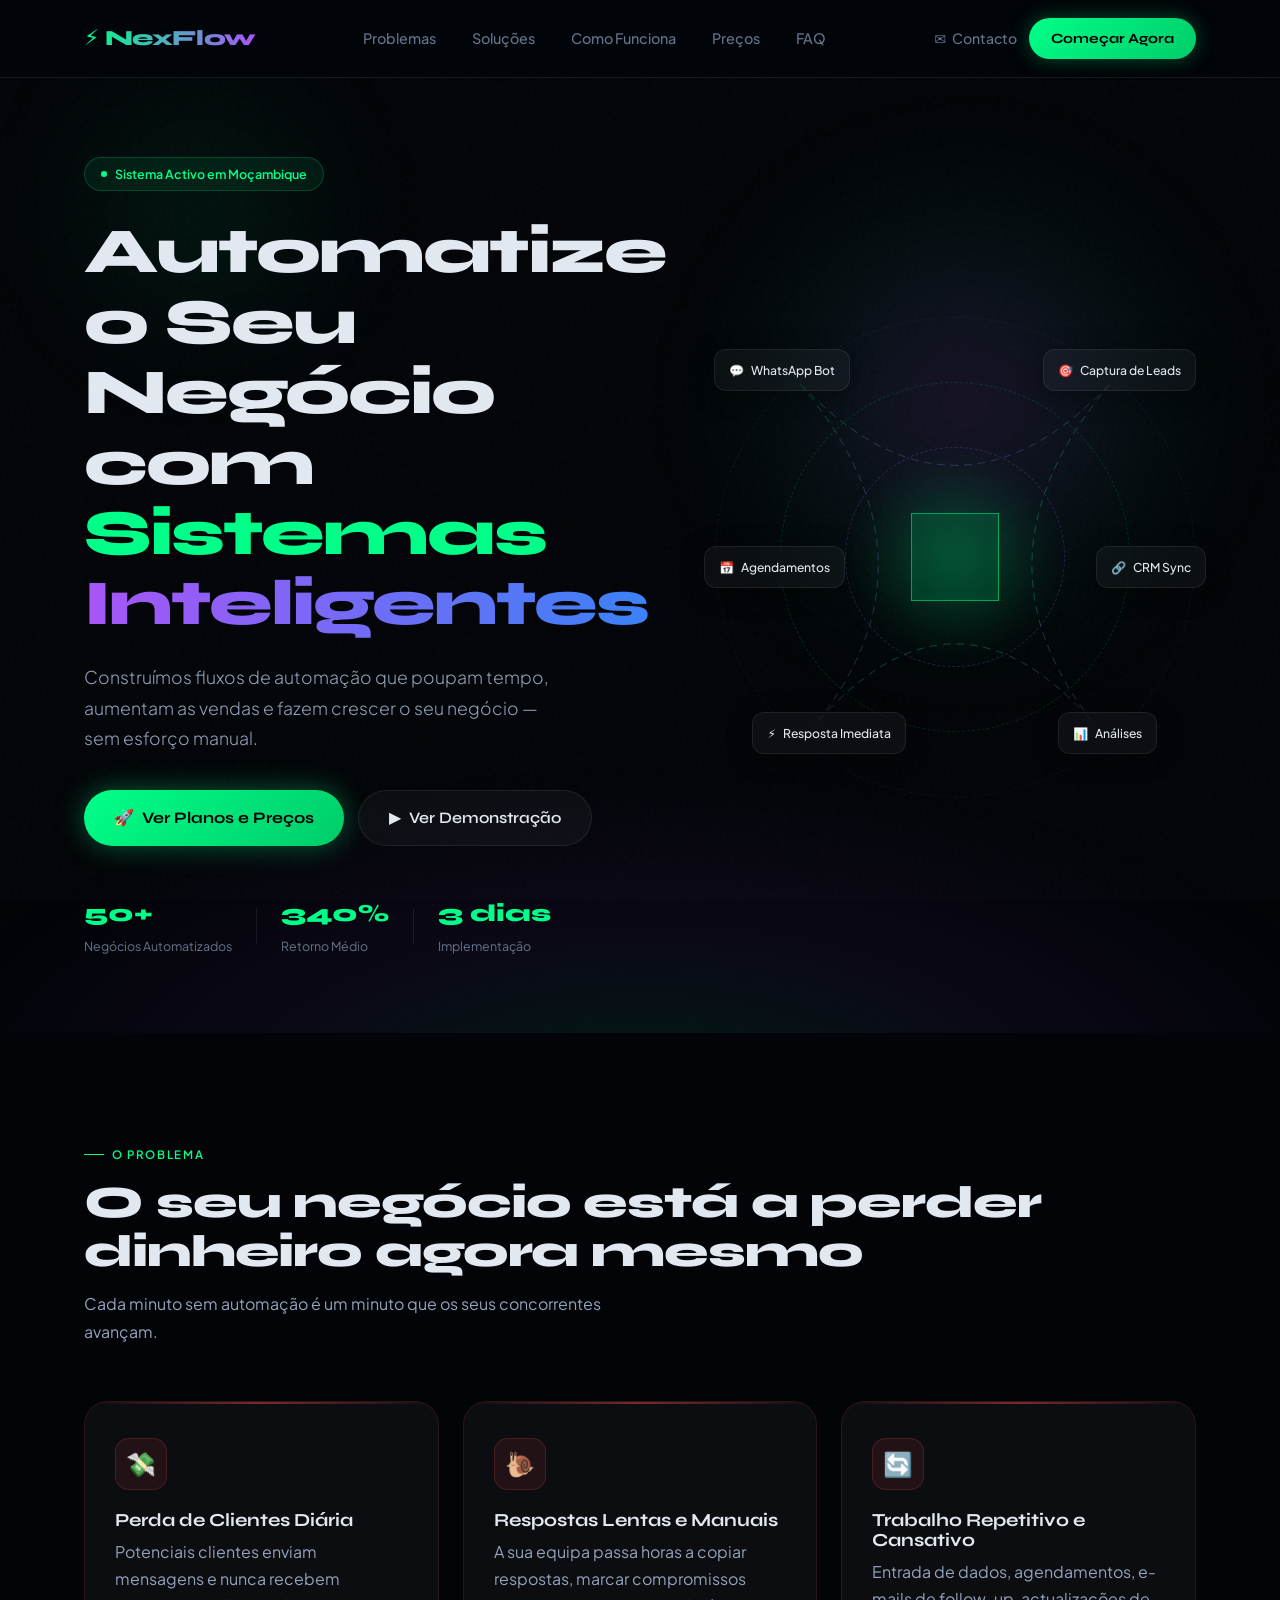
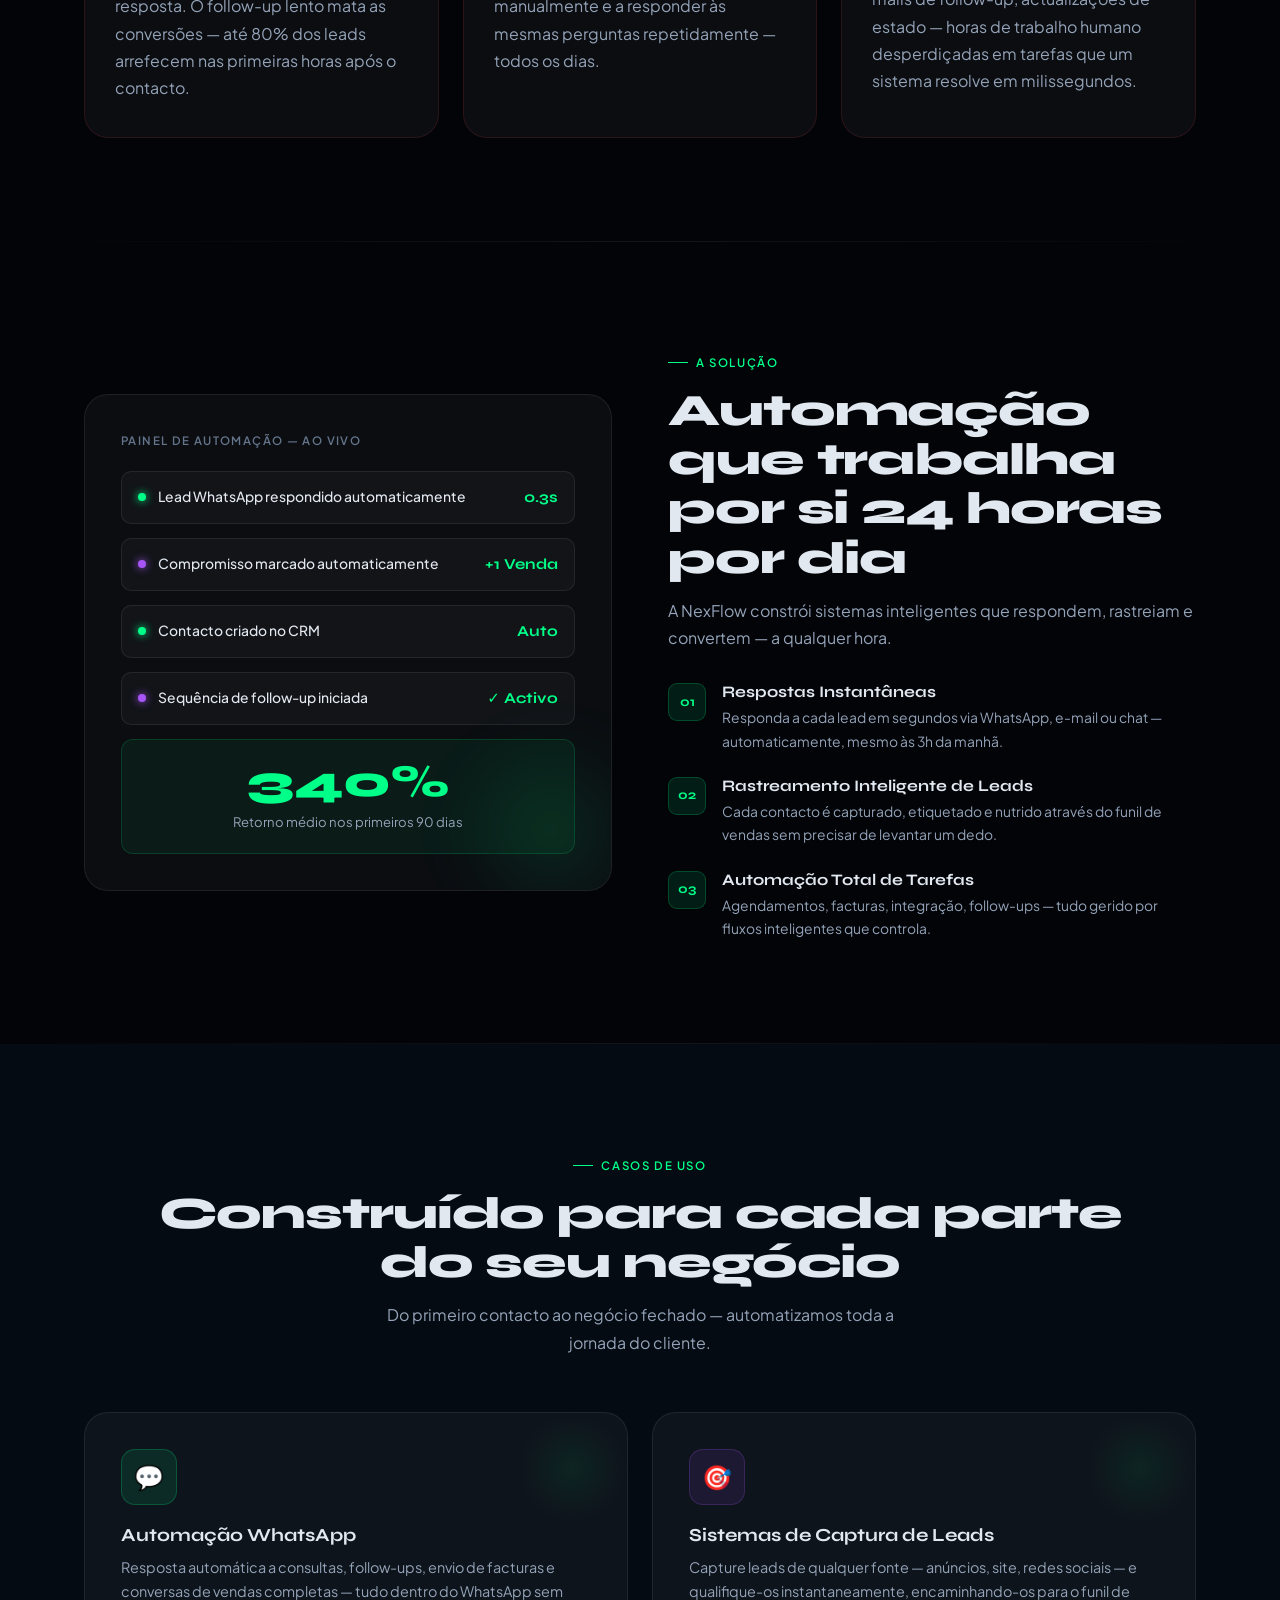
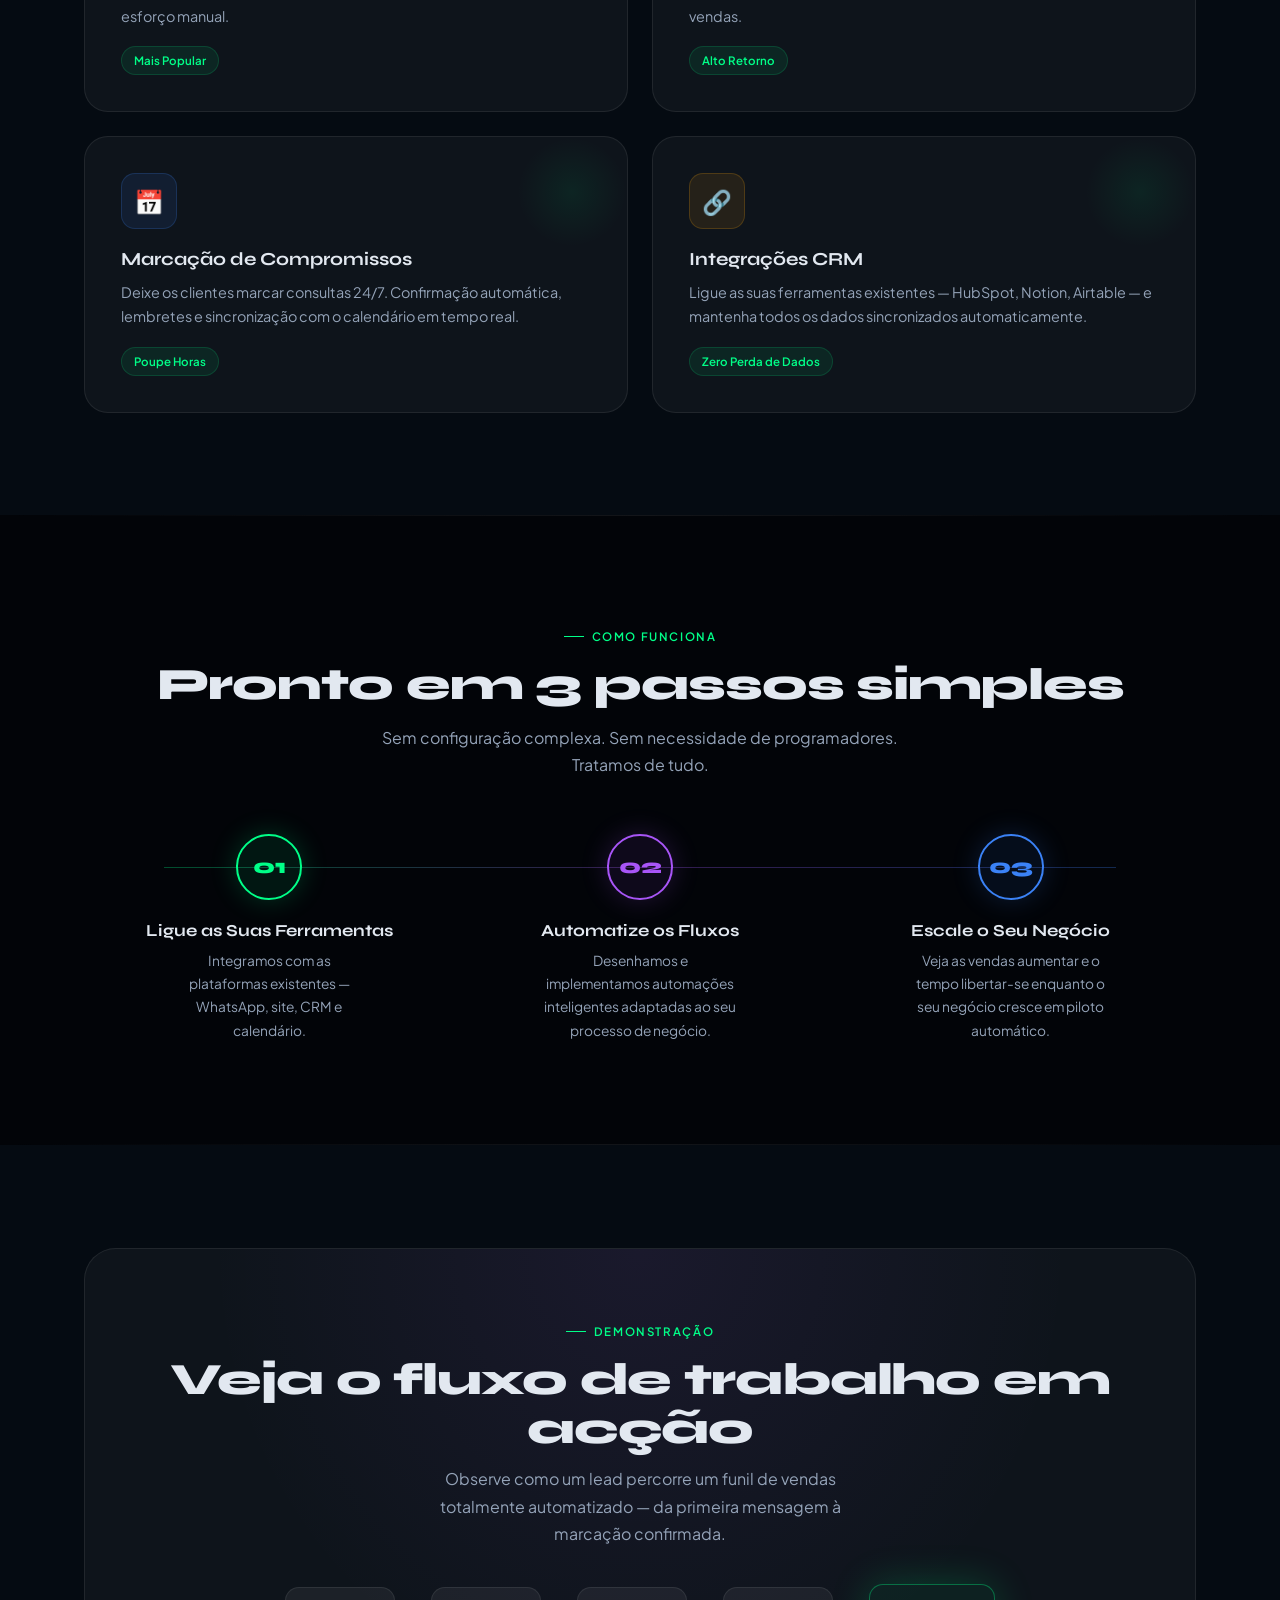
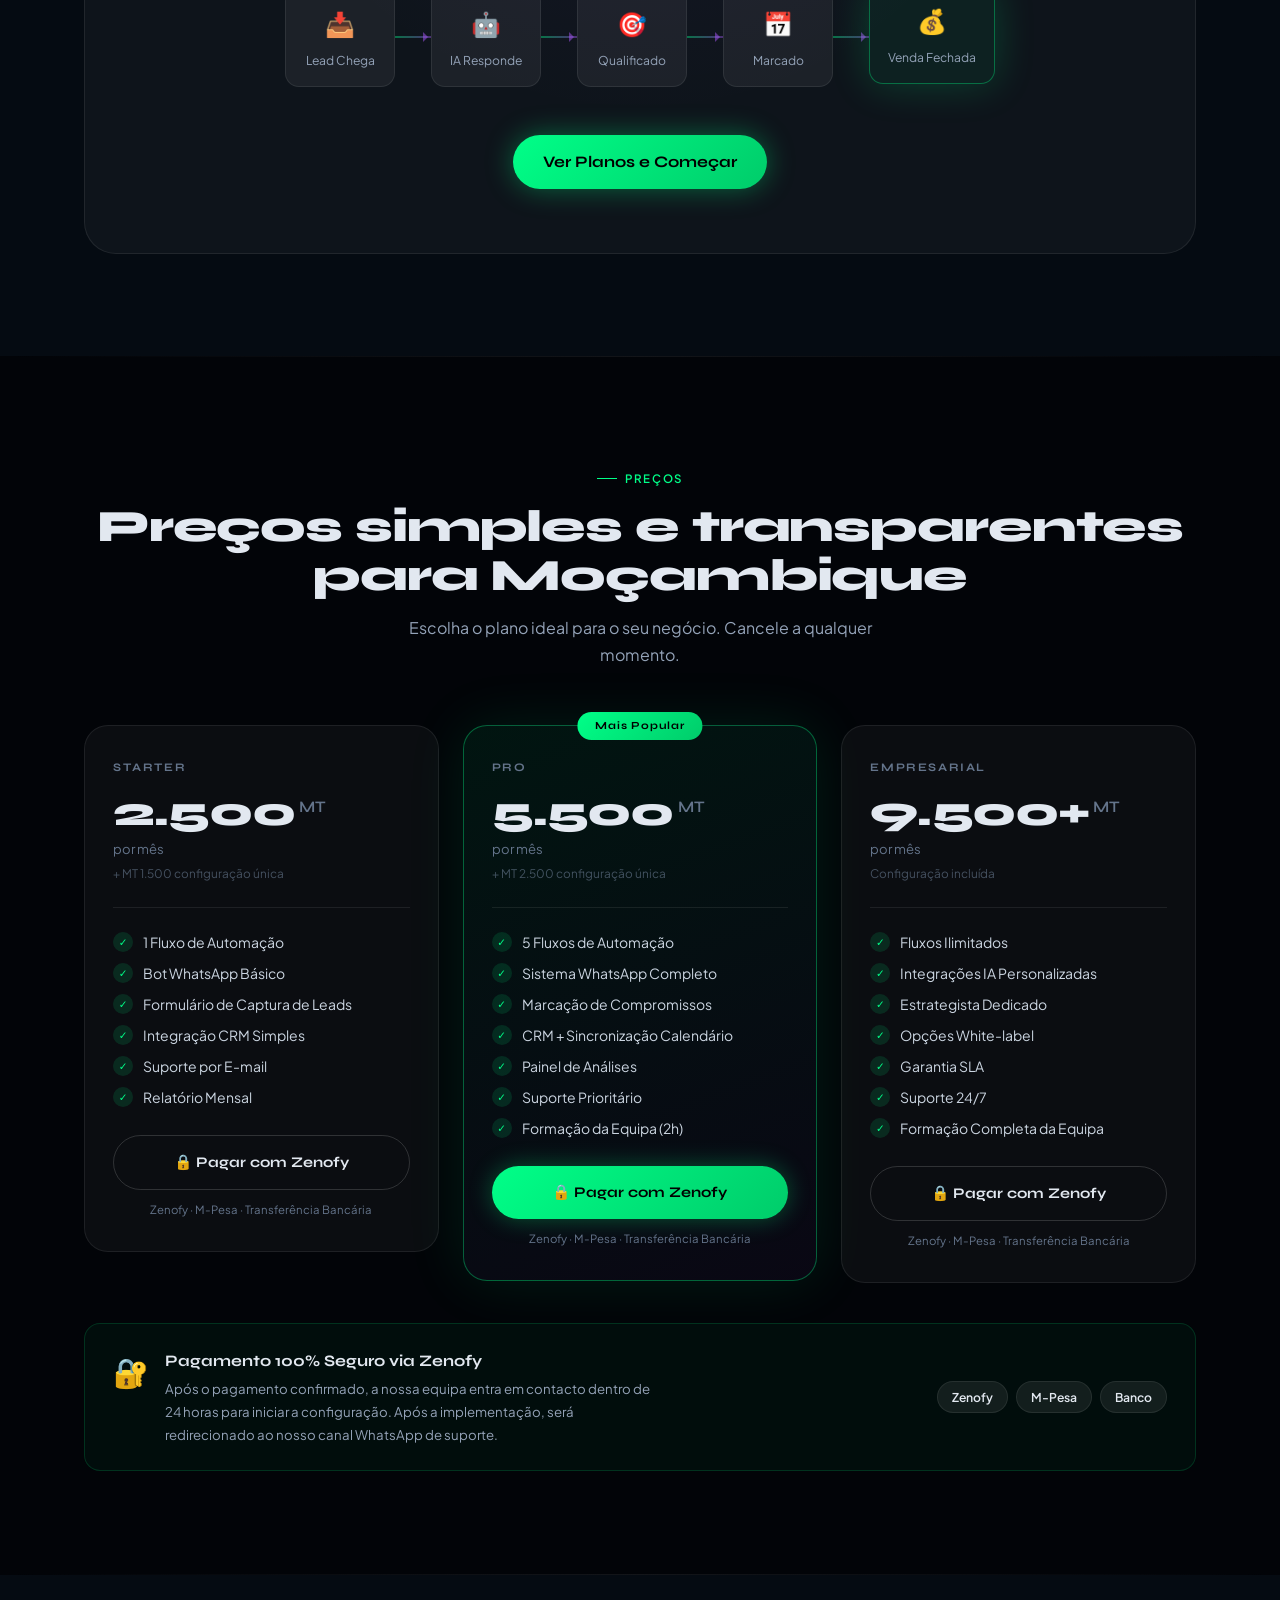
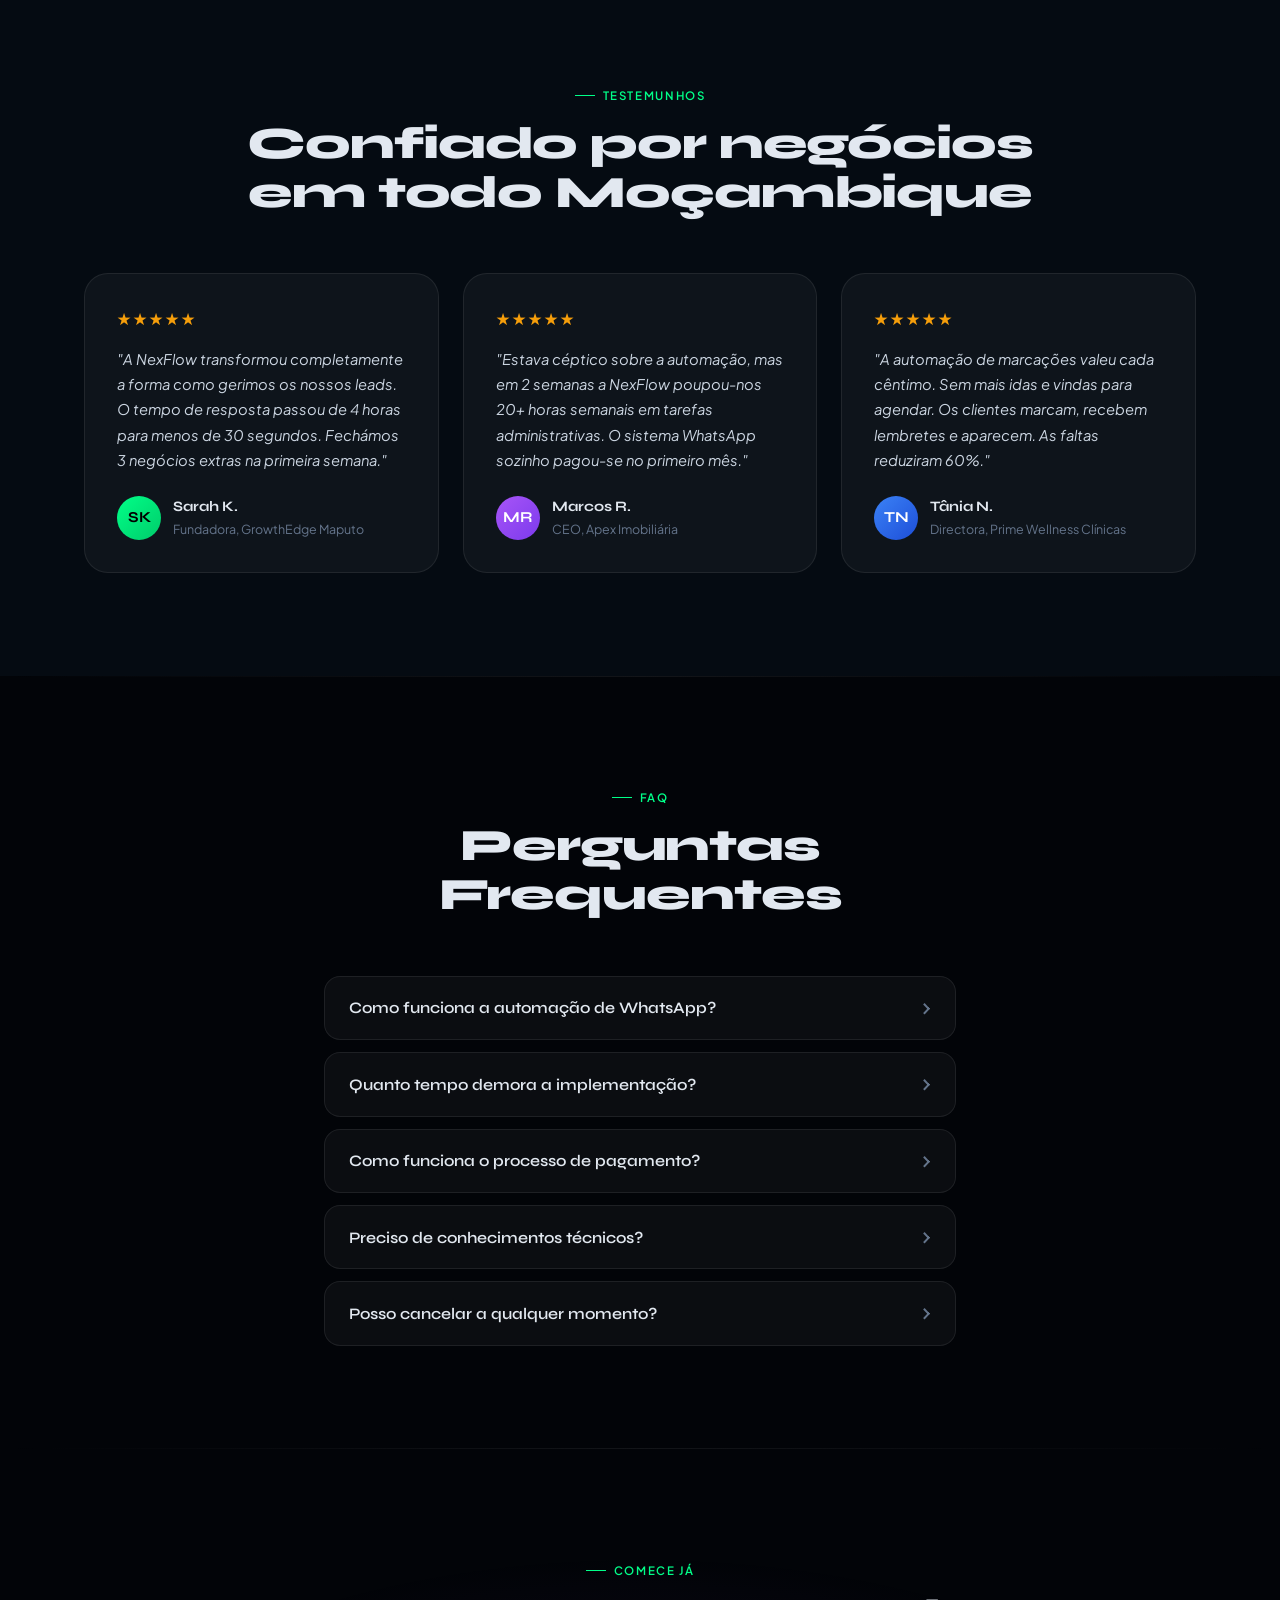
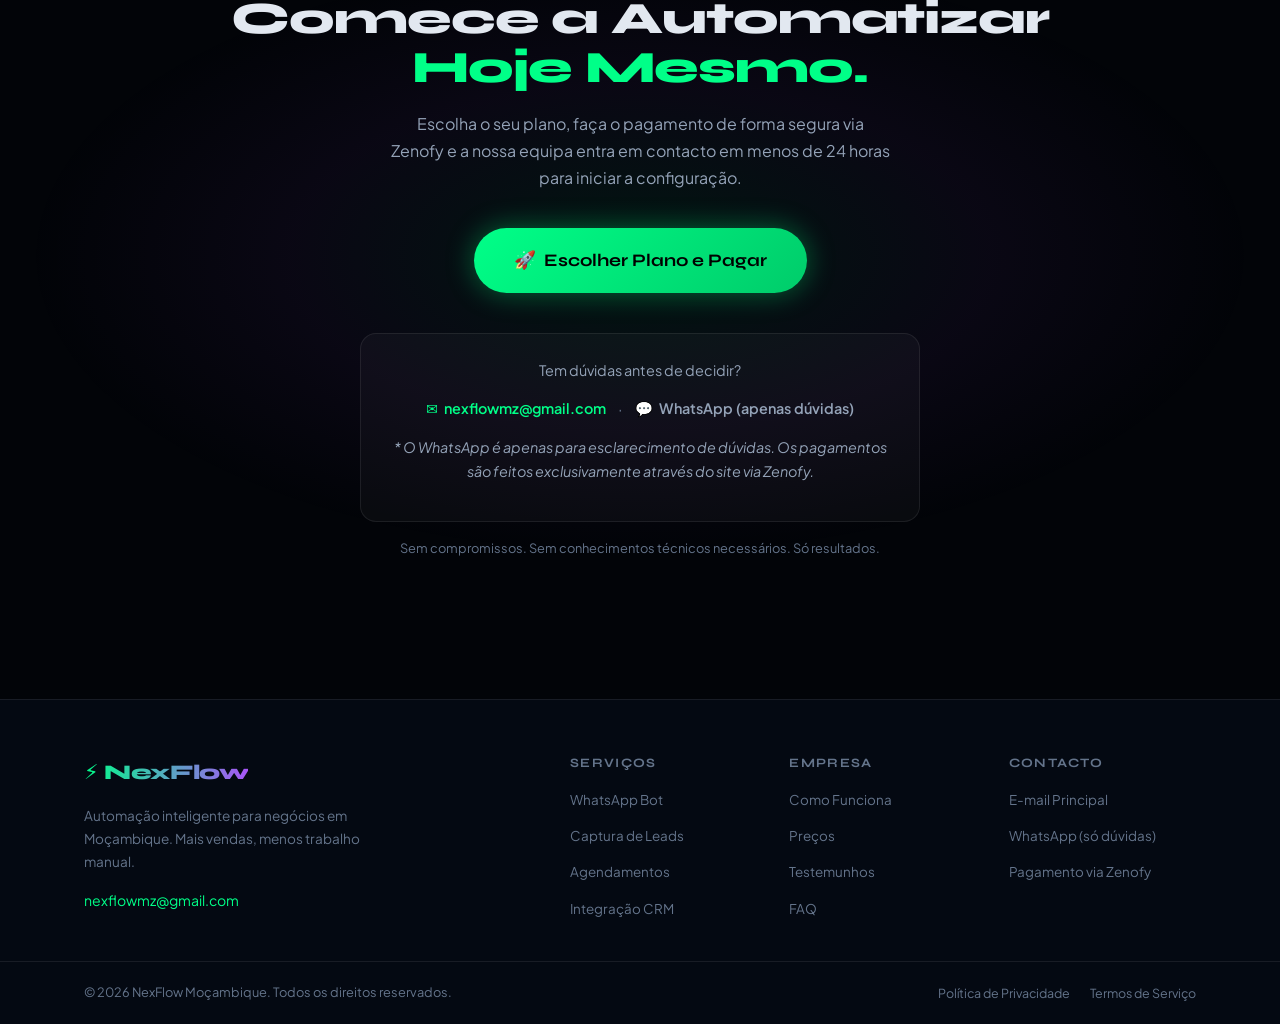
<file: index.html>
<!DOCTYPE html>
<html lang="pt-MZ">
<head>
  <!-- ═══════════════════════════════════════
       META ESSENCIAIS & SEO
  ═══════════════════════════════════════ -->
  <meta charset="UTF-8">
  <meta name="viewport" content="width=device-width, initial-scale=1.0">
  <meta http-equiv="X-UA-Compatible" content="IE=edge">

  <title>NexFlow Moçambique | Automação Inteligente para o Seu Negócio</title>
  <meta name="description" content="NexFlow oferece sistemas de automação inteligente para negócios em Moçambique. WhatsApp bots, captura de leads, agendamentos automáticos e integrações CRM. Comece hoje a partir de 2.500 MT/mês.">
  <meta name="keywords" content="automação de negócios Moçambique, WhatsApp bot Maputo, captura de leads automática, CRM Moçambique, automação marketing, sistema de agendamento, inteligência artificial negócios, NexFlow">
  <meta name="author" content="NexFlow Moçambique">
  <meta name="robots" content="index, follow">
  <meta name="language" content="Portuguese">
  <meta name="geo.region" content="MZ">
  <meta name="geo.placename" content="Maputo, Moçambique">

  <!-- Canonical URL -->
  <link rel="canonical" href="https://nexflow.co.mz/">

  <!-- ═══════════════════════════════════════
       OPEN GRAPH (Facebook, LinkedIn, etc.)
  ═══════════════════════════════════════ -->
  <meta property="og:type" content="website">
  <meta property="og:url" content="https://nexflow.co.mz/">
  <meta property="og:title" content="NexFlow Moçambique | Automação Inteligente para o Seu Negócio">
  <meta property="og:description" content="Automatize o seu negócio com sistemas inteligentes. Mais vendas, menos trabalho manual. A partir de 2.500 MT/mês.">
  <meta property="og:image" content="https://nexflow.co.mz/images/og-image.png">
  <meta property="og:locale" content="pt_MZ">
  <meta property="og:site_name" content="NexFlow Moçambique">

  <!-- ═══════════════════════════════════════
       TWITTER CARD
  ═══════════════════════════════════════ -->
  <meta name="twitter:card" content="summary_large_image">
  <meta name="twitter:title" content="NexFlow Moçambique | Automação Inteligente">
  <meta name="twitter:description" content="Automatize o seu negócio com sistemas inteligentes. A partir de 2.500 MT/mês.">
  <meta name="twitter:image" content="https://nexflow.co.mz/images/og-image.png">

  <!-- ═══════════════════════════════════════
       SCHEMA.ORG (Rich Snippets no Google)
  ═══════════════════════════════════════ -->
  <script type="application/ld+json">
  {
    "@context": "https://schema.org",
    "@type": "LocalBusiness",
    "name": "NexFlow Moçambique",
    "description": "Empresa de automação inteligente para negócios em Moçambique. Especialistas em WhatsApp bots, captura de leads, agendamentos e integrações CRM.",
    "url": "https://nexflow.co.mz",
    "logo": "https://nexflow.co.mz/images/logo.png",
    "image": "https://nexflow.co.mz/images/og-image.png",
    "email": "info@nexflow.co.mz",
    "address": {
      "@type": "PostalAddress",
      "addressLocality": "Maputo",
      "addressCountry": "MZ"
    },
    "areaServed": "MZ",
    "currenciesAccepted": "MZN",
    "priceRange": "2500-9500 MT",
    "openingHours": "Mo-Fr 08:00-17:00",
    "hasOfferCatalog": {
      "@type": "OfferCatalog",
      "name": "Planos de Automação",
      "itemListElement": [
        {
          "@type": "Offer",
          "name": "Plano Starter",
          "price": "2500",
          "priceCurrency": "MZN",
          "description": "1 fluxo de automação, bot WhatsApp, captura de leads"
        },
        {
          "@type": "Offer",
          "name": "Plano Pro",
          "price": "5500",
          "priceCurrency": "MZN",
          "description": "5 fluxos, sistema completo WhatsApp, agendamentos, CRM"
        },
        {
          "@type": "Offer",
          "name": "Plano Personalizado",
          "price": "9500",
          "priceCurrency": "MZN",
          "description": "Solução totalmente personalizada para grandes empresas"
        }
      ]
    }
  }
  </script>

  <script type="application/ld+json">
  {
    "@context": "https://schema.org",
    "@type": "FAQPage",
    "mainEntity": [
      {
        "@type": "Question",
        "name": "Como funciona a automação de WhatsApp?",
        "acceptedAnswer": {
          "@type": "Answer",
          "text": "Configuramos um bot inteligente que responde automaticamente às mensagens dos seus clientes no WhatsApp, qualifica leads, agenda compromissos e envia follow-ups — tudo sem intervenção manual."
        }
      },
      {
        "@type": "Question",
        "name": "Quanto tempo demora a implementação?",
        "acceptedAnswer": {
          "@type": "Answer",
          "text": "A implementação básica leva entre 3 a 7 dias úteis. Soluções personalizadas podem levar até 21 dias dependendo da complexidade."
        }
      },
      {
        "@type": "Question",
        "name": "Como faço o pagamento?",
        "acceptedAnswer": {
          "@type": "Answer",
          "text": "Aceitamos pagamentos via Zenofy, M-Pesa e transferência bancária. Após a confirmação do pagamento, iniciamos imediatamente a configuração do seu sistema."
        }
      }
    ]
  }
  </script>

  <!-- ═══════════════════════════════════════
       FONTES & ESTILOS
  ═══════════════════════════════════════ -->
  <link rel="preconnect" href="https://fonts.googleapis.com">
  <link rel="preconnect" href="https://fonts.gstatic.com" crossorigin>
  <link href="https://fonts.googleapis.com/css2?family=Syne:wght@400;600;700;800&family=Plus+Jakarta+Sans:ital,wght@0,300;0,400;0,500;0,600;1,300&display=swap" rel="stylesheet">
  <link rel="stylesheet" href="css/nexflow-style.css">

  <!-- Favicon (placeholder) -->
  <link rel="icon" type="image/svg+xml" href="data:image/svg+xml,<svg xmlns='http://www.w3.org/2000/svg' viewBox='0 0 32 32'><rect width='32' height='32' rx='8' fill='%23020408'/><text y='24' x='4' font-size='22'>⚡</text></svg>">
</head>

<body>

  <!-- ═══════════════════════════════════════
       NAVEGAÇÃO
  ═══════════════════════════════════════ -->
  <header role="banner">
    <nav class="navbar" aria-label="Navegação principal">
      <div class="nav-inner">
        <a href="/" class="logo" aria-label="NexFlow - Página inicial">
          <span class="logo-icon" aria-hidden="true">⚡</span>
          NexFlow
        </a>

        <ul class="nav-links" role="list">
          <li><a href="#problema">Problemas</a></li>
          <li><a href="#casos-uso">Soluções</a></li>
          <li><a href="#como-funciona">Como Funciona</a></li>
          <li><a href="#precos">Preços</a></li>
          <li><a href="#faq">FAQ</a></li>
        </ul>

        <div class="nav-actions">
          <a href="mailto:nexflowmz@gmail.com" class="btn-nav-contact" aria-label="Enviar email">
            <span aria-hidden="true">✉</span> Contacto
          </a>
          <a href="#precos" class="btn-nav-primary">Começar Agora</a>
        </div>

        <button class="hamburger" id="menuBtn" aria-label="Abrir menu" aria-expanded="false" aria-controls="mobileNav">
          <span></span><span></span><span></span>
        </button>
      </div>
    </nav>

    <!-- Menu Mobile -->
    <nav class="mobile-nav" id="mobileNav" aria-label="Menu móvel" aria-hidden="true">
      <button class="mobile-close" id="menuClose" aria-label="Fechar menu">✕</button>
      <ul role="list">
        <li><a href="#problema" class="mobile-link">Problemas</a></li>
        <li><a href="#casos-uso" class="mobile-link">Soluções</a></li>
        <li><a href="#como-funciona" class="mobile-link">Como Funciona</a></li>
        <li><a href="#precos" class="mobile-link">Preços</a></li>
        <li><a href="#faq" class="mobile-link">FAQ</a></li>
        <li><a href="mailto:nexflowmz@gmail.com" class="mobile-link">✉ nexflowmz@gmail.com</a></li>
        <li><a href="#precos" class="btn-nav-primary mobile-cta">Começar Agora</a></li>
      </ul>
    </nav>
  </header>

  <main>

    <!-- ═══════════════════════════════════════
         HERO
    ═══════════════════════════════════════ -->
    <section class="hero" id="inicio" aria-label="Secção principal">
      <div class="hero-bg" aria-hidden="true">
        <div class="orb orb-1"></div>
        <div class="orb orb-2"></div>
        <div class="horizon"></div>
      </div>

      <div class="container hero-inner">
        <!-- Texto -->
        <div class="hero-content">
          <div class="hero-badge" role="status" aria-live="polite">
            <span class="badge-dot" aria-hidden="true"></span>
            Sistema Activo em Moçambique
          </div>

          <h1 class="hero-title">
            Automatize o Seu Negócio com
            <span class="text-green"> Sistemas</span>
            <span class="text-gradient"> Inteligentes</span>
          </h1>

          <p class="hero-sub">
            Construímos fluxos de automação que poupam tempo, aumentam as vendas e fazem crescer o seu negócio — sem esforço manual.
          </p>

          <div class="hero-btns">
            <a href="#precos" class="btn-primary" aria-label="Ver planos e efectuar pagamento">
              <span aria-hidden="true">🚀</span> Ver Planos e Preços
            </a>
            <a href="#demo" class="btn-ghost" aria-label="Ver demonstração do sistema">
              <span aria-hidden="true">▶</span> Ver Demonstração
            </a>
          </div>

          <div class="hero-trust" aria-label="Indicadores de confiança">
            <div class="trust-item">
              <strong>50+</strong>
              <span>Negócios Automatizados</span>
            </div>
            <div class="trust-divider" aria-hidden="true"></div>
            <div class="trust-item">
              <strong>340%</strong>
              <span>Retorno Médio</span>
            </div>
            <div class="trust-divider" aria-hidden="true"></div>
            <div class="trust-item">
              <strong>3 dias</strong>
              <span>Implementação</span>
            </div>
          </div>
        </div>

        <!-- Visual Animado -->
        <div class="hero-visual" aria-hidden="true">
          <div class="orbit-ring ring-1"></div>
          <div class="orbit-ring ring-2"></div>
          <div class="orbit-ring ring-3"></div>

          <div class="ai-core">
            <div class="cube-glow"></div>
            <div class="cube" role="presentation">
              <div class="face front"></div>
              <div class="face back"></div>
              <div class="face left"></div>
              <div class="face right"></div>
              <div class="face top"></div>
              <div class="face bottom"></div>
            </div>
          </div>

          <div class="float-node node-1"><span>💬</span> WhatsApp Bot</div>
          <div class="float-node node-2"><span>🎯</span> Captura de Leads</div>
          <div class="float-node node-3"><span>📅</span> Agendamentos</div>
          <div class="float-node node-4"><span>🔗</span> CRM Sync</div>
          <div class="float-node node-5"><span>⚡</span> Resposta Imediata</div>
          <div class="float-node node-6"><span>📊</span> Análises</div>

          <svg class="connector-svg" viewBox="0 0 500 520" xmlns="http://www.w3.org/2000/svg" aria-hidden="true">
            <defs>
              <linearGradient id="lg1" x1="0%" y1="0%" x2="100%" y2="100%">
                <stop offset="0%" style="stop-color:#00ff88"/>
                <stop offset="100%" style="stop-color:#a855f7"/>
              </linearGradient>
            </defs>
            <path class="cline" d="M80,70 Q250,260 420,70"/>
            <path class="cline" d="M30,260 Q250,260 470,260" style="animation-delay:.5s"/>
            <path class="cline" d="M100,440 Q250,260 400,440" style="animation-delay:1s"/>
            <path class="cline" d="M80,70 Q250,260 100,440" style="animation-delay:1.5s"/>
            <path class="cline" d="M420,70 Q250,260 400,440" style="animation-delay:2s"/>
          </svg>
        </div>
      </div>
    </section>

    <!-- ═══════════════════════════════════════
         PROBLEMAS
    ═══════════════════════════════════════ -->
    <section class="section" id="problema" aria-labelledby="prob-title">
      <div class="container">
        <div class="section-header reveal">
          <span class="section-label">O Problema</span>
          <h2 class="section-title" id="prob-title">O seu negócio está a perder<br>dinheiro agora mesmo</h2>
          <p class="section-sub">Cada minuto sem automação é um minuto que os seus concorrentes avançam.</p>
        </div>

        <div class="grid-3" role="list">
          <article class="problem-card reveal" role="listitem">
            <div class="card-icon danger" aria-hidden="true">💸</div>
            <h3>Perda de Clientes Diária</h3>
            <p>Potenciais clientes enviam mensagens e nunca recebem resposta. O follow-up lento mata as conversões — até 80% dos leads arrefecem nas primeiras horas após o contacto.</p>
          </article>

          <article class="problem-card reveal delay-1" role="listitem">
            <div class="card-icon danger" aria-hidden="true">🐌</div>
            <h3>Respostas Lentas e Manuais</h3>
            <p>A sua equipa passa horas a copiar respostas, marcar compromissos manualmente e a responder às mesmas perguntas repetidamente — todos os dias.</p>
          </article>

          <article class="problem-card reveal delay-2" role="listitem">
            <div class="card-icon danger" aria-hidden="true">🔄</div>
            <h3>Trabalho Repetitivo e Cansativo</h3>
            <p>Entrada de dados, agendamentos, e-mails de follow-up, actualizações de estado — horas de trabalho humano desperdiçadas em tarefas que um sistema resolve em milissegundos.</p>
          </article>
        </div>
      </div>
    </section>

    <div class="divider" role="separator"></div>

    <!-- ═══════════════════════════════════════
         SOLUÇÃO
    ═══════════════════════════════════════ -->
    <section class="section" id="solucao" aria-labelledby="sol-title">
      <div class="container">
        <div class="solution-grid">
          <!-- Painel visual -->
          <div class="sol-panel reveal" aria-label="Painel de automação ao vivo">
            <p class="panel-label">Painel de Automação — Ao Vivo</p>

            <div class="sol-row" role="status">
              <div class="dot green" aria-hidden="true"></div>
              <span>Lead WhatsApp respondido automaticamente</span>
              <span class="metric">0.3s</span>
            </div>
            <div class="sol-row">
              <div class="dot purple" aria-hidden="true"></div>
              <span>Compromisso marcado automaticamente</span>
              <span class="metric">+1 Venda</span>
            </div>
            <div class="sol-row">
              <div class="dot green" aria-hidden="true"></div>
              <span>Contacto criado no CRM</span>
              <span class="metric">Auto</span>
            </div>
            <div class="sol-row">
              <div class="dot purple" aria-hidden="true"></div>
              <span>Sequência de follow-up iniciada</span>
              <span class="metric">✓ Activo</span>
            </div>

            <div class="roi-box">
              <div class="roi-number" aria-label="340% retorno médio">340%</div>
              <p>Retorno médio nos primeiros 90 dias</p>
            </div>
          </div>

          <!-- Texto -->
          <div class="sol-text">
            <span class="section-label">A Solução</span>
            <h2 class="section-title reveal" id="sol-title">Automação que trabalha<br>por si 24 horas por dia</h2>
            <p class="section-sub reveal">A NexFlow constrói sistemas inteligentes que respondem, rastreiam e convertem — a qualquer hora.</p>

            <div class="sol-points">
              <div class="sol-point reveal">
                <div class="sol-num" aria-hidden="true">01</div>
                <div>
                  <h3>Respostas Instantâneas</h3>
                  <p>Responda a cada lead em segundos via WhatsApp, e-mail ou chat — automaticamente, mesmo às 3h da manhã.</p>
                </div>
              </div>
              <div class="sol-point reveal delay-1">
                <div class="sol-num" aria-hidden="true">02</div>
                <div>
                  <h3>Rastreamento Inteligente de Leads</h3>
                  <p>Cada contacto é capturado, etiquetado e nutrido através do funil de vendas sem precisar de levantar um dedo.</p>
                </div>
              </div>
              <div class="sol-point reveal delay-2">
                <div class="sol-num" aria-hidden="true">03</div>
                <div>
                  <h3>Automação Total de Tarefas</h3>
                  <p>Agendamentos, facturas, integração, follow-ups — tudo gerido por fluxos inteligentes que controla.</p>
                </div>
              </div>
            </div>
          </div>
        </div>
      </div>
    </section>

    <div class="divider" role="separator"></div>

    <!-- ═══════════════════════════════════════
         CASOS DE USO
    ═══════════════════════════════════════ -->
    <section class="section bg-alt" id="casos-uso" aria-labelledby="uc-title">
      <div class="container">
        <div class="section-header center reveal">
          <span class="section-label">Casos de Uso</span>
          <h2 class="section-title" id="uc-title">Construído para cada parte<br>do seu negócio</h2>
          <p class="section-sub">Do primeiro contacto ao negócio fechado — automatizamos toda a jornada do cliente.</p>
        </div>

        <div class="grid-2" role="list">
          <article class="uc-card reveal" role="listitem">
            <div class="uc-icon green" aria-hidden="true">💬</div>
            <h3>Automação WhatsApp</h3>
            <p>Resposta automática a consultas, follow-ups, envio de facturas e conversas de vendas completas — tudo dentro do WhatsApp sem esforço manual.</p>
            <span class="uc-tag">Mais Popular</span>
          </article>

          <article class="uc-card reveal delay-1" role="listitem">
            <div class="uc-icon purple" aria-hidden="true">🎯</div>
            <h3>Sistemas de Captura de Leads</h3>
            <p>Capture leads de qualquer fonte — anúncios, site, redes sociais — e qualifique-os instantaneamente, encaminhando-os para o funil de vendas.</p>
            <span class="uc-tag">Alto Retorno</span>
          </article>

          <article class="uc-card reveal delay-2" role="listitem">
            <div class="uc-icon blue" aria-hidden="true">📅</div>
            <h3>Marcação de Compromissos</h3>
            <p>Deixe os clientes marcar consultas 24/7. Confirmação automática, lembretes e sincronização com o calendário em tempo real.</p>
            <span class="uc-tag">Poupe Horas</span>
          </article>

          <article class="uc-card reveal delay-3" role="listitem">
            <div class="uc-icon yellow" aria-hidden="true">🔗</div>
            <h3>Integrações CRM</h3>
            <p>Ligue as suas ferramentas existentes — HubSpot, Notion, Airtable — e mantenha todos os dados sincronizados automaticamente.</p>
            <span class="uc-tag">Zero Perda de Dados</span>
          </article>
        </div>
      </div>
    </section>

    <div class="divider" role="separator"></div>

    <!-- ═══════════════════════════════════════
         COMO FUNCIONA
    ═══════════════════════════════════════ -->
    <section class="section" id="como-funciona" aria-labelledby="steps-title">
      <div class="container">
        <div class="section-header center reveal">
          <span class="section-label">Como Funciona</span>
          <h2 class="section-title" id="steps-title">Pronto em 3 passos simples</h2>
          <p class="section-sub">Sem configuração complexa. Sem necessidade de programadores. Tratamos de tudo.</p>
        </div>

        <ol class="steps-row" aria-label="Passos de implementação">
          <li class="step reveal">
            <div class="step-num green" aria-label="Passo 1">01</div>
            <h3>Ligue as Suas Ferramentas</h3>
            <p>Integramos com as plataformas existentes — WhatsApp, site, CRM e calendário.</p>
          </li>
          <li class="step reveal delay-1">
            <div class="step-num purple" aria-label="Passo 2">02</div>
            <h3>Automatize os Fluxos</h3>
            <p>Desenhamos e implementamos automações inteligentes adaptadas ao seu processo de negócio.</p>
          </li>
          <li class="step reveal delay-2">
            <div class="step-num blue" aria-label="Passo 3">03</div>
            <h3>Escale o Seu Negócio</h3>
            <p>Veja as vendas aumentar e o tempo libertar-se enquanto o seu negócio cresce em piloto automático.</p>
          </li>
        </ol>
      </div>
    </section>

    <div class="divider" role="separator"></div>

    <!-- ═══════════════════════════════════════
         DEMO
    ═══════════════════════════════════════ -->
    <section class="section bg-alt" id="demo" aria-labelledby="demo-title">
      <div class="container">
        <div class="demo-box reveal">
          <div class="demo-header">
            <span class="section-label" style="justify-content:center">Demonstração</span>
            <h2 class="section-title" id="demo-title">Veja o fluxo de trabalho em acção</h2>
            <p>Observe como um lead percorre um funil de vendas totalmente automatizado — da primeira mensagem à marcação confirmada.</p>
          </div>

          <div class="workflow" role="list" aria-label="Fluxo de automação">
            <div class="wf-step" role="listitem">
              <div class="wf-node">
                <div class="wf-icon" aria-hidden="true">📥</div>
                <span>Lead Chega</span>
              </div>
            </div>
            <div class="wf-arrow" aria-hidden="true"></div>
            <div class="wf-step" role="listitem">
              <div class="wf-node">
                <div class="wf-icon" aria-hidden="true">🤖</div>
                <span>IA Responde</span>
              </div>
            </div>
            <div class="wf-arrow" aria-hidden="true"></div>
            <div class="wf-step" role="listitem">
              <div class="wf-node">
                <div class="wf-icon" aria-hidden="true">🎯</div>
                <span>Qualificado</span>
              </div>
            </div>
            <div class="wf-arrow" aria-hidden="true"></div>
            <div class="wf-step" role="listitem">
              <div class="wf-node">
                <div class="wf-icon" aria-hidden="true">📅</div>
                <span>Marcado</span>
              </div>
            </div>
            <div class="wf-arrow" aria-hidden="true"></div>
            <div class="wf-step" role="listitem">
              <div class="wf-node active">
                <div class="wf-icon" aria-hidden="true">💰</div>
                <span>Venda Fechada</span>
              </div>
            </div>
          </div>

          <div class="demo-cta">
            <a href="#precos" class="btn-primary">Ver Planos e Começar</a>
          </div>
        </div>
      </div>
    </section>

    <div class="divider" role="separator"></div>

    <!-- ═══════════════════════════════════════
         PREÇOS
    ═══════════════════════════════════════ -->
    <section class="section" id="precos" aria-labelledby="price-title">
      <div class="container">
        <div class="section-header center reveal">
          <span class="section-label">Preços</span>
          <h2 class="section-title" id="price-title">Preços simples e transparentes<br>para Moçambique</h2>
          <p class="section-sub">Escolha o plano ideal para o seu negócio. Cancele a qualquer momento.</p>
        </div>

        <div class="pricing-grid" role="list">

          <!-- ── STARTER ── -->
          <article class="price-card reveal" role="listitem" aria-label="Plano Starter">
            <span class="price-name">Starter</span>

            <div class="price-amount">
              <span class="amount">2.500</span>
               <span class="currency">MT</span>
            </div>
            <span class="price-period">por mês</span>
            <span class="price-setup">+ MT 1.500 configuração única</span>

            <ul class="price-features" aria-label="Funcionalidades incluídas">
              <li>1 Fluxo de Automação</li>
              <li>Bot WhatsApp Básico</li>
              <li>Formulário de Captura de Leads</li>
              <li>Integração CRM Simples</li>
              <li>Suporte por E-mail</li>
              <li>Relatório Mensal</li>
            </ul>

            <a href="https://zenofy.com/pay/nexflow-starter"
               class="btn-pay outline"
               target="_blank" rel="noopener noreferrer"
               aria-label="Pagar Plano Starter via Zenofy — MT 2.500/mês"
               data-plan="Starter" data-price="2500">
              🔒 Pagar com Zenofy
            </a>
            <p class="pay-note">Zenofy · M-Pesa · Transferência Bancária</p>
          </article>

          <!-- ── PRO (destaque) ── -->
          <article class="price-card featured reveal delay-1" role="listitem" aria-label="Plano Pro — Mais popular">
            <div class="featured-badge" aria-label="Plano mais popular">Mais Popular</div>

            <span class="price-name">Pro</span>

            <div class="price-amount">
              <span class="amount">5.500</span>
              <span class="currency">MT</span>
            </div>
            <span class="price-period">por mês</span>
            <span class="price-setup">+ MT 2.500 configuração única</span>

            <ul class="price-features" aria-label="Funcionalidades incluídas">
              <li>5 Fluxos de Automação</li>
              <li>Sistema WhatsApp Completo</li>
              <li>Marcação de Compromissos</li>
              <li>CRM + Sincronização Calendário</li>
              <li>Painel de Análises</li>
              <li>Suporte Prioritário</li>
              <li>Formação da Equipa (2h)</li>
            </ul>

            <a href="https://zenofy.com/pay/nexflow-pro"
               class="btn-pay solid"
               target="_blank" rel="noopener noreferrer"
               aria-label="Pagar Plano Pro via Zenofy — MT 5.500/mês"
               data-plan="Pro" data-price="5500">
              🔒 Pagar com Zenofy
            </a>
            <p class="pay-note">Zenofy · M-Pesa · Transferência Bancária</p>
          </article>

          <!-- ── EMPRESARIAL ── -->
          <article class="price-card reveal delay-2" role="listitem" aria-label="Plano Empresarial">
            <span class="price-name">Empresarial</span>

            <div class="price-amount">
              <span class="amount">9.500+</span>
              <span class="currency">MT</span>
            </div>
            <span class="price-period">por mês</span>
            <span class="price-setup">Configuração incluída</span>

            <ul class="price-features" aria-label="Funcionalidades incluídas">
              <li>Fluxos Ilimitados</li>
              <li>Integrações IA Personalizadas</li>
              <li>Estrategista Dedicado</li>
              <li>Opções White-label</li>
              <li>Garantia SLA</li>
              <li>Suporte 24/7</li>
              <li>Formação Completa da Equipa</li>
            </ul>

            <a href="https://zenofy.com/pay/nexflow-enterprise"
               class="btn-pay outline"
               target="_blank" rel="noopener noreferrer"
               aria-label="Pagar Plano Empresarial via Zenofy"
               data-plan="Empresarial" data-price="9500">
              🔒 Pagar com Zenofy
            </a>
            <p class="pay-note">Zenofy · M-Pesa · Transferência Bancária</p>
          </article>

        </div>

        <!-- Nota de pagamento -->
        <div class="payment-info reveal" role="note" aria-label="Informação sobre pagamento">
          <div class="payment-info-inner">
            <span class="pay-secure-icon" aria-hidden="true">🔐</span>
            <div>
              <strong>Pagamento 100% Seguro via Zenofy</strong>
              <p>Após o pagamento confirmado, a nossa equipa entra em contacto dentro de 24 horas para iniciar a configuração. Após a implementação, será redirecionado ao nosso canal WhatsApp de suporte.</p>
            </div>
          </div>
          <div class="pay-methods" aria-label="Métodos de pagamento aceites">
            <span class="pay-badge">Zenofy</span>
            <span class="pay-badge">M-Pesa</span>
            <span class="pay-badge">Banco</span>
          </div>
        </div>
      </div>
    </section>

    <div class="divider" role="separator"></div>

    <!-- ═══════════════════════════════════════
         TESTEMUNHOS
    ═══════════════════════════════════════ -->
    <section class="section bg-alt" id="testemunhos" aria-labelledby="testi-title">
      <div class="container">
        <div class="section-header center reveal">
          <span class="section-label">Testemunhos</span>
          <h2 class="section-title" id="testi-title">Confiado por negócios<br>em todo Moçambique</h2>
        </div>

        <div class="grid-3" role="list">
          <article class="testi-card reveal" role="listitem">
            <div class="stars" aria-label="5 estrelas de 5">★★★★★</div>
            <blockquote>
              <p>"A NexFlow transformou completamente a forma como gerimos os nossos leads. O tempo de resposta passou de 4 horas para menos de 30 segundos. Fechámos 3 negócios extras na primeira semana."</p>
            </blockquote>
            <footer class="testi-footer">
              <div class="avatar green" aria-hidden="true">SK</div>
              <div>
                <cite class="testi-name">Sarah K.</cite>
                <p class="testi-role">Fundadora, GrowthEdge Maputo</p>
              </div>
            </footer>
          </article>

          <article class="testi-card reveal delay-1" role="listitem">
            <div class="stars" aria-label="5 estrelas de 5">★★★★★</div>
            <blockquote>
              <p>"Estava céptico sobre a automação, mas em 2 semanas a NexFlow poupou-nos 20+ horas semanais em tarefas administrativas. O sistema WhatsApp sozinho pagou-se no primeiro mês."</p>
            </blockquote>
            <footer class="testi-footer">
              <div class="avatar purple" aria-hidden="true">MR</div>
              <div>
                <cite class="testi-name">Marcos R.</cite>
                <p class="testi-role">CEO, Apex Imobiliária</p>
              </div>
            </footer>
          </article>

          <article class="testi-card reveal delay-2" role="listitem">
            <div class="stars" aria-label="5 estrelas de 5">★★★★★</div>
            <blockquote>
              <p>"A automação de marcações valeu cada cêntimo. Sem mais idas e vindas para agendar. Os clientes marcam, recebem lembretes e aparecem. As faltas reduziram 60%."</p>
            </blockquote>
            <footer class="testi-footer">
              <div class="avatar blue" aria-hidden="true">TN</div>
              <div>
                <cite class="testi-name">Tânia N.</cite>
                <p class="testi-role">Directora, Prime Wellness Clínicas</p>
              </div>
            </footer>
          </article>
        </div>
      </div>
    </section>

    <div class="divider" role="separator"></div>

    <!-- ═══════════════════════════════════════
         FAQ
    ═══════════════════════════════════════ -->
    <section class="section" id="faq" aria-labelledby="faq-title">
      <div class="container faq-container">
        <div class="section-header center reveal">
          <span class="section-label">FAQ</span>
          <h2 class="section-title" id="faq-title">Perguntas Frequentes</h2>
        </div>

        <div class="faq-list" role="list">
          <div class="faq-item reveal" role="listitem">
            <button class="faq-q" aria-expanded="false" aria-controls="faq-a-1">
              Como funciona a automação de WhatsApp?
              <span class="faq-chevron" aria-hidden="true">›</span>
            </button>
            <div class="faq-a" id="faq-a-1" role="region" hidden>
              <p>Configuramos um bot inteligente que responde automaticamente às mensagens dos seus clientes no WhatsApp, qualifica leads, agenda compromissos e envia follow-ups — tudo sem intervenção manual, 24 horas por dia.</p>
            </div>
          </div>

          <div class="faq-item reveal delay-1" role="listitem">
            <button class="faq-q" aria-expanded="false" aria-controls="faq-a-2">
              Quanto tempo demora a implementação?
              <span class="faq-chevron" aria-hidden="true">›</span>
            </button>
            <div class="faq-a" id="faq-a-2" role="region" hidden>
              <p>A implementação do plano Starter leva 3 a 5 dias úteis. O plano Pro demora entre 7 a 14 dias. Soluções empresariais personalizadas podem levar até 21 dias dependendo da complexidade.</p>
            </div>
          </div>

          <div class="faq-item reveal delay-2" role="listitem">
            <button class="faq-q" aria-expanded="false" aria-controls="faq-a-3">
              Como funciona o processo de pagamento?
              <span class="faq-chevron" aria-hidden="true">›</span>
            </button>
            <div class="faq-a" id="faq-a-3" role="region" hidden>
              <p>O pagamento é feito de forma segura através do Zenofy (plataforma de pagamentos moçambicana), que também aceita M-Pesa e transferência bancária. Após a confirmação do pagamento, a nossa equipa entra em contacto dentro de 24 horas e recebe acesso ao canal de suporte WhatsApp.</p>
            </div>
          </div>

          <div class="faq-item reveal delay-3" role="listitem">
            <button class="faq-q" aria-expanded="false" aria-controls="faq-a-4">
              Preciso de conhecimentos técnicos?
              <span class="faq-chevron" aria-hidden="true">›</span>
            </button>
            <div class="faq-a" id="faq-a-4" role="region" hidden>
              <p>Não. Tratamos de toda a configuração técnica. A nossa equipa configura tudo e forma a sua equipa para gerir o sistema de forma simples. Não precisa de programadores ou conhecimentos especializados.</p>
            </div>
          </div>

          <div class="faq-item reveal" role="listitem">
            <button class="faq-q" aria-expanded="false" aria-controls="faq-a-5">
              Posso cancelar a qualquer momento?
              <span class="faq-chevron" aria-hidden="true">›</span>
            </button>
            <div class="faq-a" id="faq-a-5" role="region" hidden>
              <p>Sim. Não há contratos de longo prazo. Pode cancelar com 30 dias de aviso prévio. A taxa de configuração única não é reembolsável após o início da implementação.</p>
            </div>
          </div>
        </div>
      </div>
    </section>

    <div class="divider" role="separator"></div>

    <!-- ═══════════════════════════════════════
         CTA FINAL
    ═══════════════════════════════════════ -->
    <section class="section cta-section" id="comecar" aria-labelledby="cta-title">
      <div class="container cta-inner">
        <div class="cta-glow" aria-hidden="true"></div>
        <span class="section-label" style="justify-content:center">Comece Já</span>
        <h2 class="section-title reveal" id="cta-title">
          Comece a Automatizar<br>
          <span class="text-green">Hoje Mesmo.</span>
        </h2>
        <p class="reveal">Escolha o seu plano, faça o pagamento de forma segura via Zenofy e a nossa equipa entra em contacto em menos de 24 horas para iniciar a configuração.</p>

        <div class="cta-btns reveal">
          <a href="#precos" class="btn-primary large">
            <span aria-hidden="true">🚀</span> Escolher Plano e Pagar
          </a>
        </div>

        <!-- Contacto secundário -->
        <div class="contact-secondary reveal" aria-label="Contactos secundários">
          <p>Tem dúvidas antes de decidir?</p>
          <div class="contact-links">
            <a href="mailto:nexflowmz@gmail.com" class="contact-link email" aria-label="Enviar e-mail para nexflowmz@gmail.com">
              <span aria-hidden="true">✉</span>
              nexflowmz@gmail.com
            </a>
            <span class="contact-sep" aria-hidden="true">·</span>
            <a href="https://wa.me/258844791599" 
               class="contact-link whatsapp" 
               target="_blank" 
               rel="noopener noreferrer"
               aria-label="WhatsApp — apenas para dúvidas, não para pagamentos">
              <span aria-hidden="true">💬</span>
              WhatsApp (apenas dúvidas)
            </a>
          </div>
          <p class="contact-note">* O WhatsApp é apenas para esclarecimento de dúvidas. Os pagamentos são feitos exclusivamente através do site via Zenofy.</p>
        </div>

        <p class="cta-note">Sem compromissos. Sem conhecimentos técnicos necessários. Só resultados.</p>
      </div>
    </section>

  </main>

  <!-- ═══════════════════════════════════════
       RODAPÉ
  ═══════════════════════════════════════ -->
  <footer class="footer" role="contentinfo">
    <div class="container footer-inner">
      <div class="footer-brand">
        <a href="/" class="logo" aria-label="NexFlow — Início">
          <span aria-hidden="true">⚡</span> NexFlow
        </a>
        <p>Automação inteligente para negócios em Moçambique. Mais vendas, menos trabalho manual.</p>
        <address>
          <a href="mailto:nexflowmz@gmail.com" class="footer-email">nexflowmz@gmail.com</a>
        </address>
      </div>

      <nav class="footer-nav" aria-label="Navegação do rodapé">
        <div class="footer-col">
          <h4>Serviços</h4>
          <ul>
            <li><a href="#casos-uso">WhatsApp Bot</a></li>
            <li><a href="#casos-uso">Captura de Leads</a></li>
            <li><a href="#casos-uso">Agendamentos</a></li>
            <li><a href="#casos-uso">Integração CRM</a></li>
          </ul>
        </div>
        <div class="footer-col">
          <h4>Empresa</h4>
          <ul>
            <li><a href="#como-funciona">Como Funciona</a></li>
            <li><a href="#precos">Preços</a></li>
            <li><a href="#testemunhos">Testemunhos</a></li>
            <li><a href="#faq">FAQ</a></li>
          </ul>
        </div>
        <div class="footer-col">
          <h4>Contacto</h4>
          <ul>
            <li><a href="mailto:nexflowmz@gmail.com">E-mail Principal</a></li>
            <li>
              <a href="https://wa.me/258844791599" target="_blank" rel="noopener noreferrer">
                WhatsApp (só dúvidas)
              </a>
            </li>
            <li><a href="#precos">Pagamento via Zenofy</a></li>
          </ul>
        </div>
      </nav>
    </div>

    <div class="footer-bottom">
      <div class="container footer-bottom-inner">
        <p>© <span id="year"></span> NexFlow Moçambique. Todos os direitos reservados.</p>
        <div class="footer-legal">
          <a href="/privacidade">Política de Privacidade</a>
          <a href="/termos">Termos de Serviço</a>
        </div>
      </div>
    </div>
  </footer>

  <!-- Scripts -->
  <script src="js/main.js" defer></script>
</body>
</html>
</file>
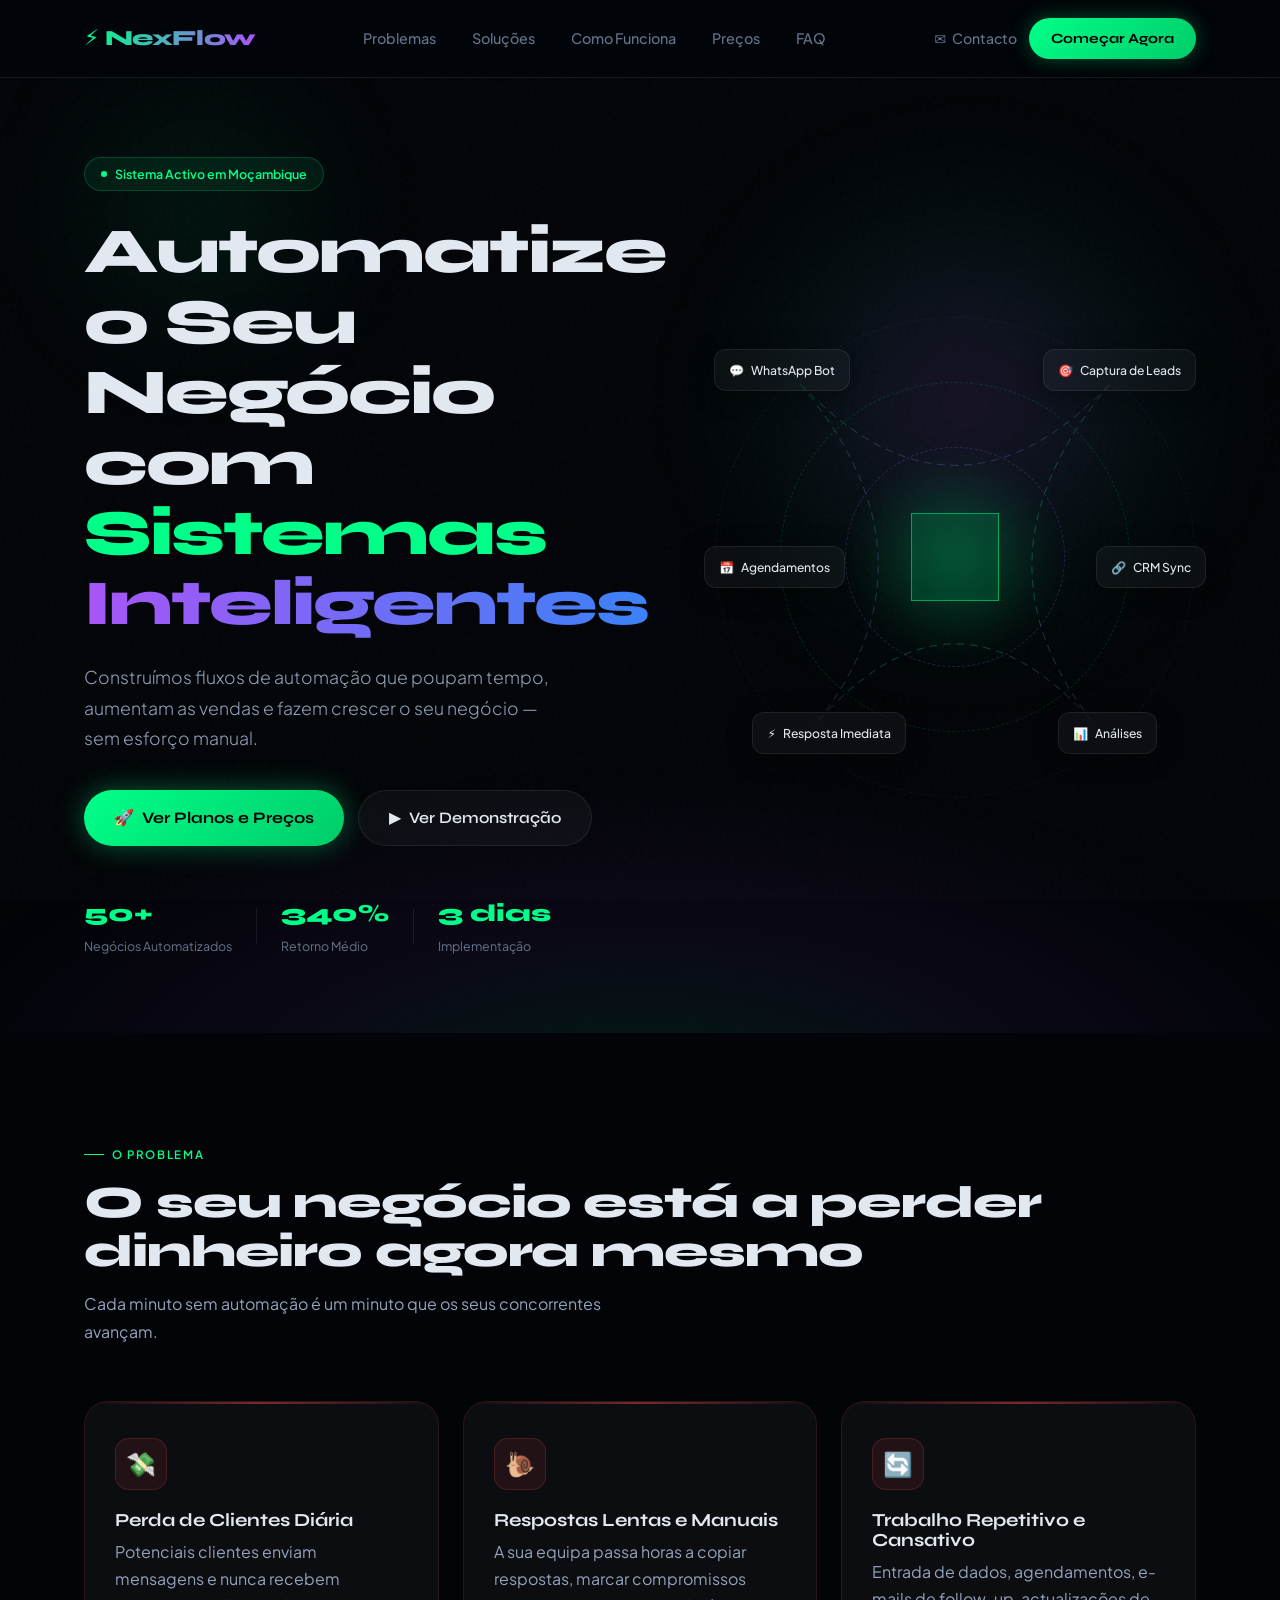
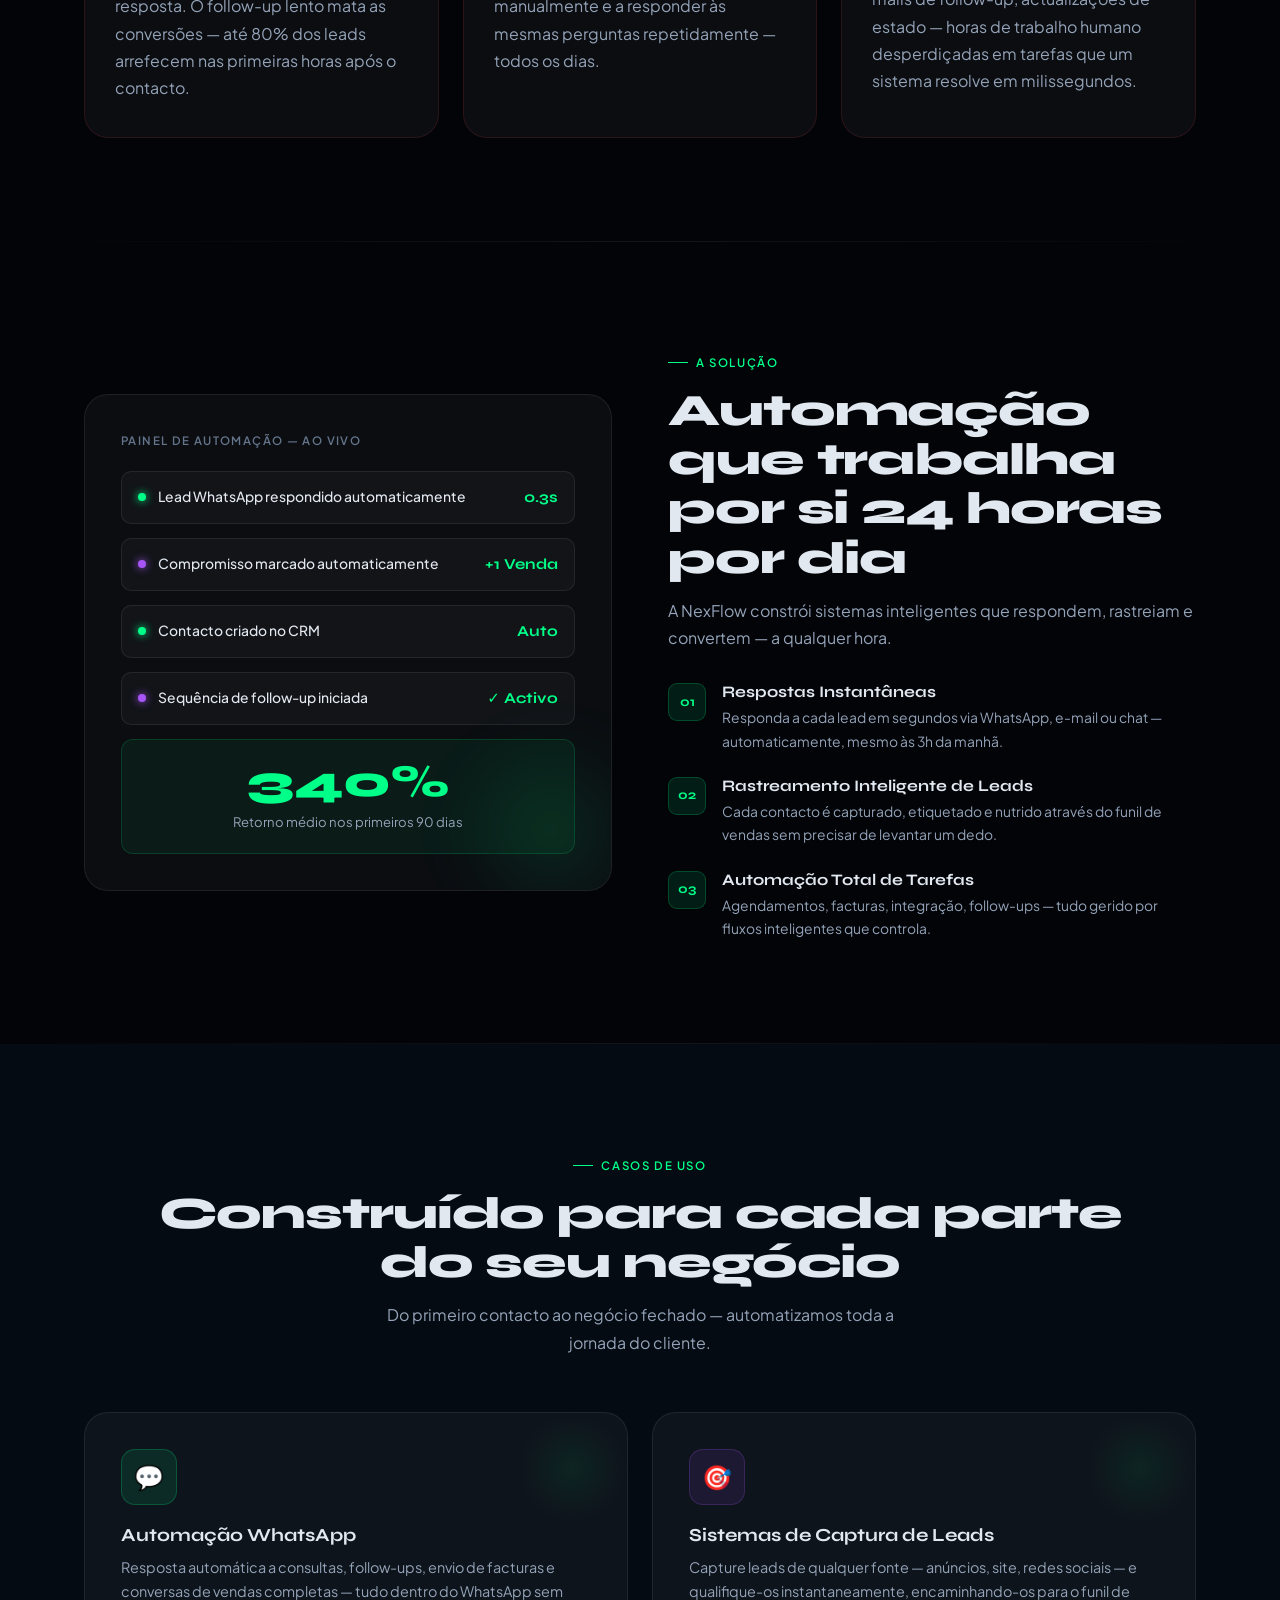
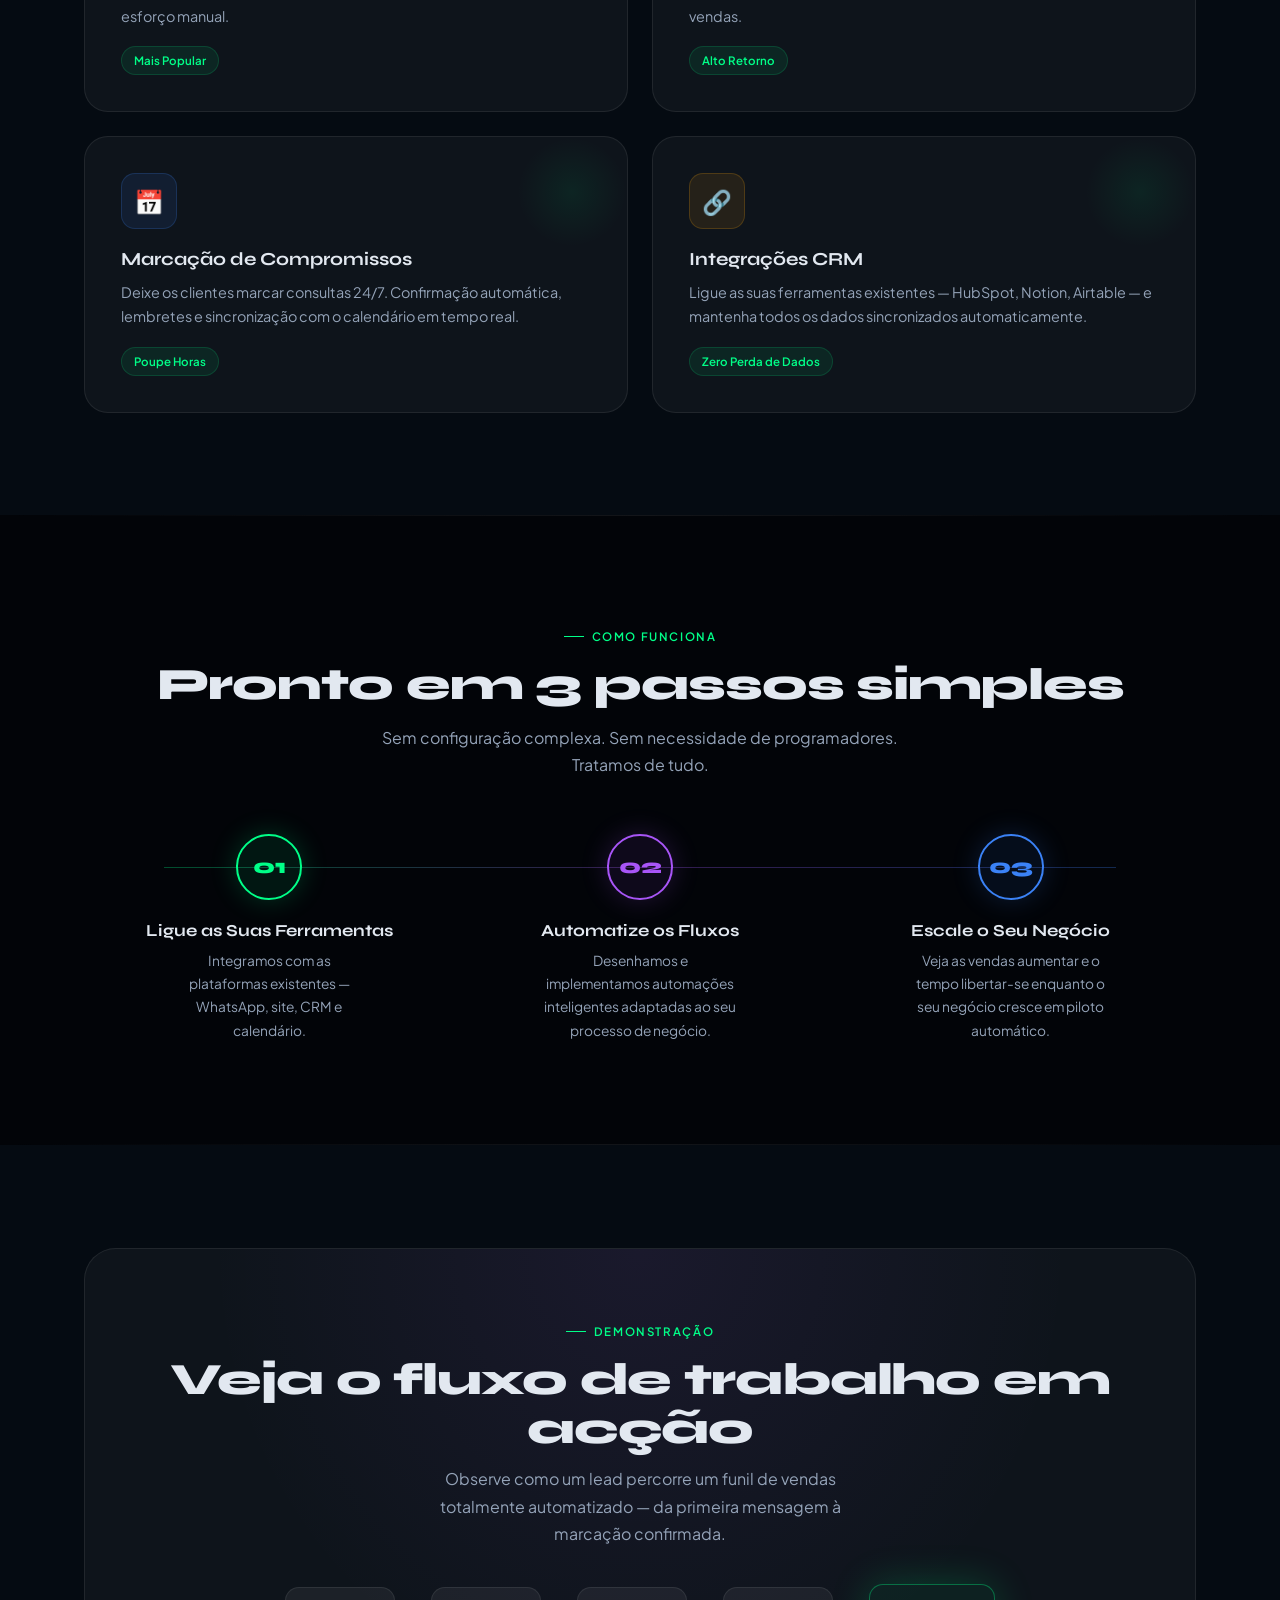
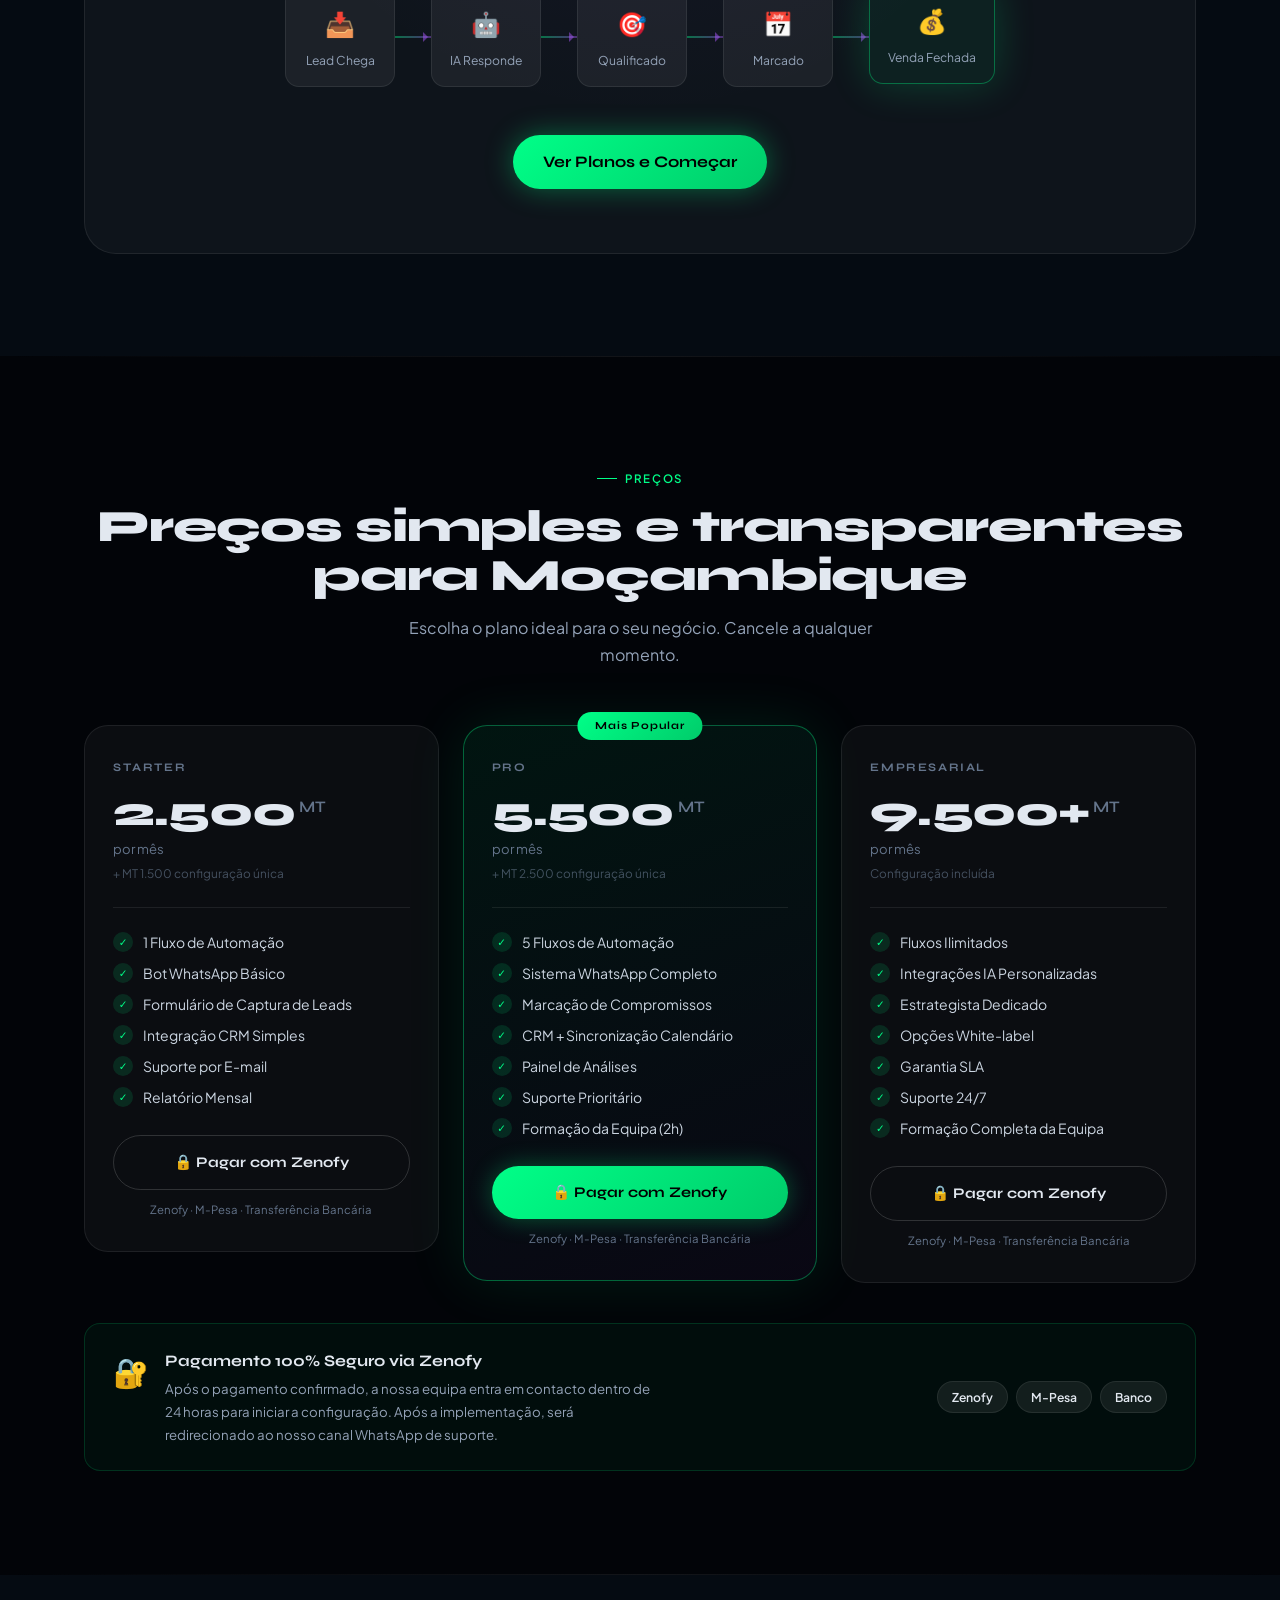
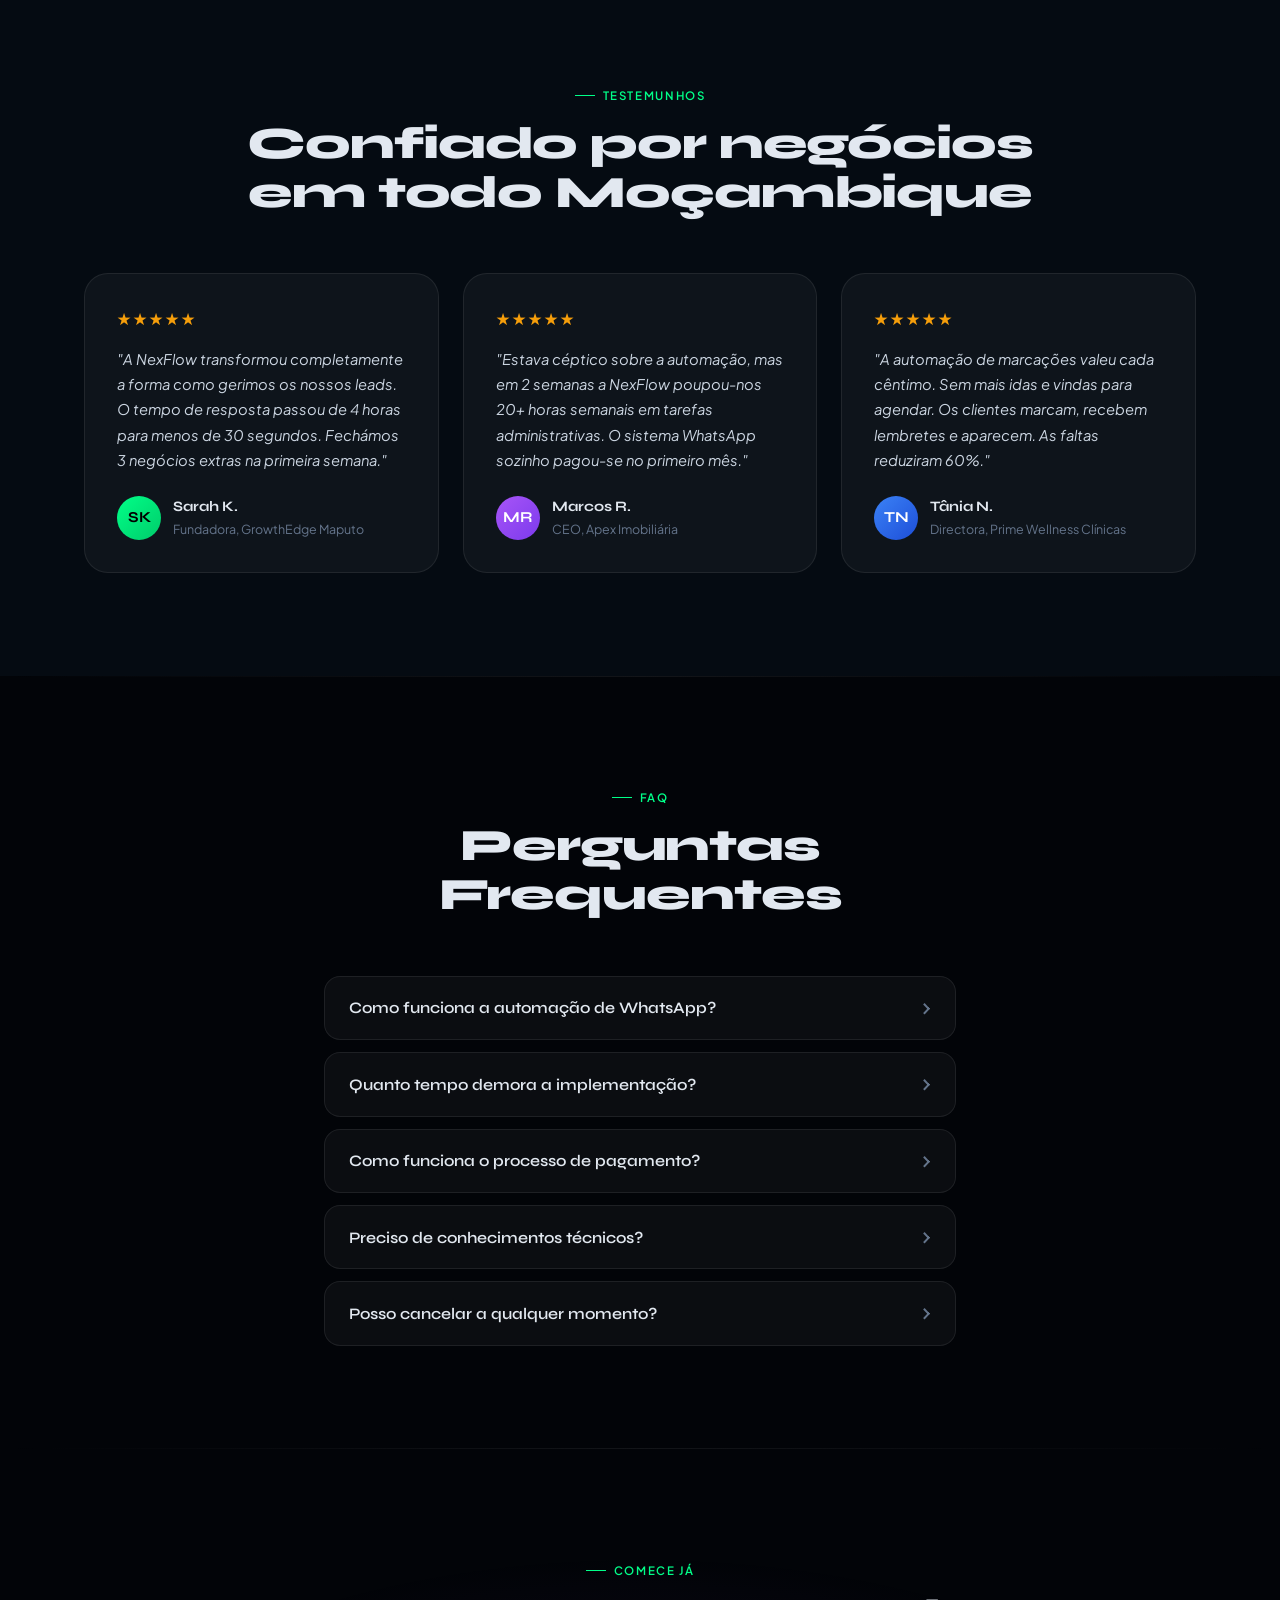
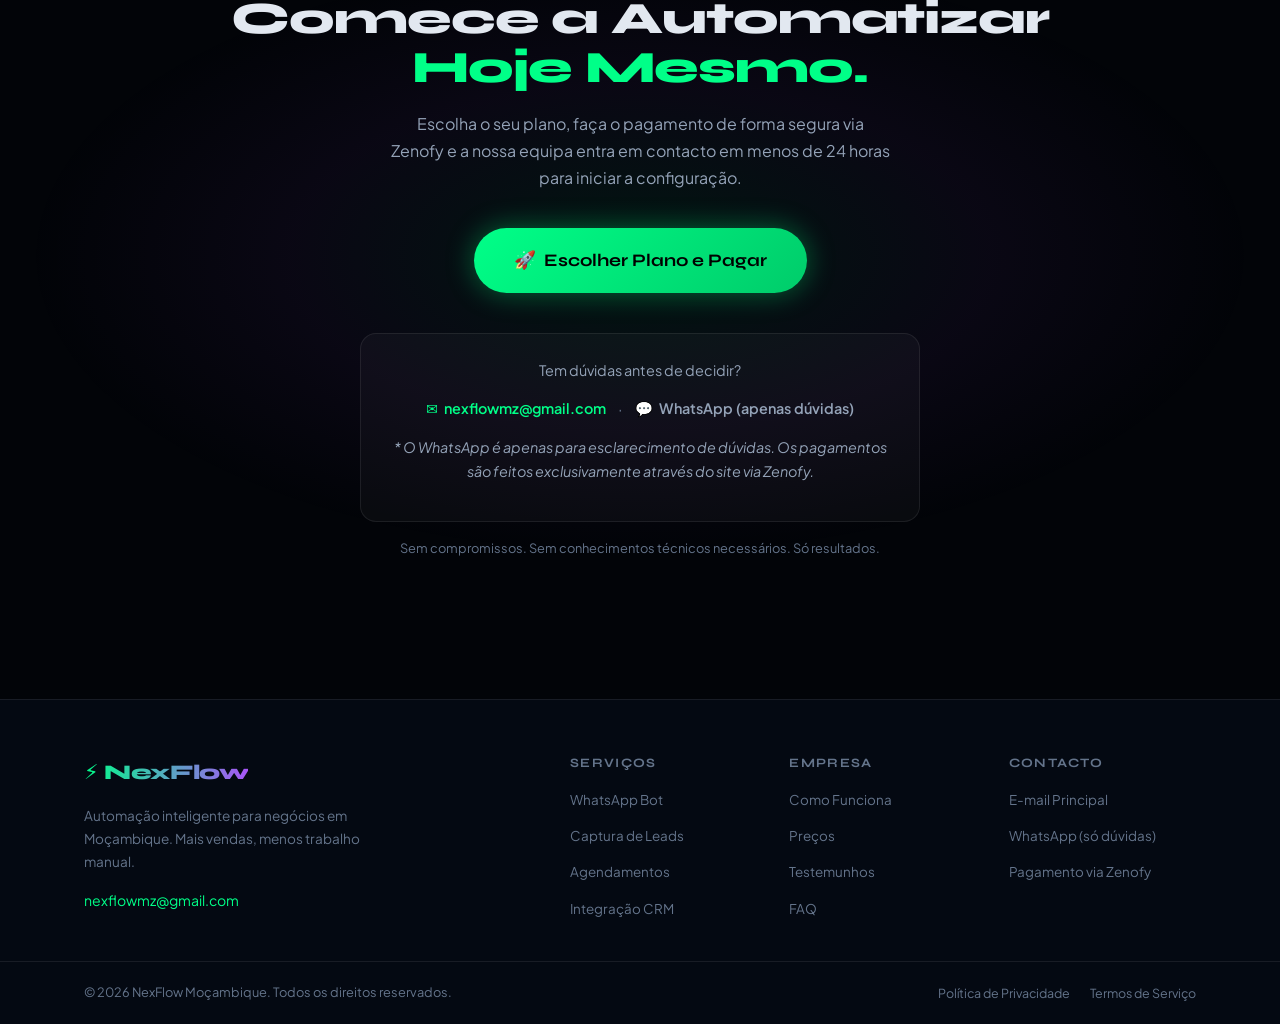
<file: nexflow-index.html>
<!DOCTYPE html>
<html lang="pt-MZ">
<head>
  <!-- ═══════════════════════════════════════
       META ESSENCIAIS & SEO
  ═══════════════════════════════════════ -->
  <meta charset="UTF-8">
  <meta name="viewport" content="width=device-width, initial-scale=1.0">
  <meta http-equiv="X-UA-Compatible" content="IE=edge">

  <title>NexFlow Moçambique | Automação Inteligente para o Seu Negócio</title>
  <meta name="description" content="NexFlow oferece sistemas de automação inteligente para negócios em Moçambique. WhatsApp bots, captura de leads, agendamentos automáticos e integrações CRM. Comece hoje a partir de 2.500 MT/mês.">
  <meta name="keywords" content="automação de negócios Moçambique, WhatsApp bot Maputo, captura de leads automática, CRM Moçambique, automação marketing, sistema de agendamento, inteligência artificial negócios, NexFlow">
  <meta name="author" content="NexFlow Moçambique">
  <meta name="robots" content="index, follow">
  <meta name="language" content="Portuguese">
  <meta name="geo.region" content="MZ">
  <meta name="geo.placename" content="Maputo, Moçambique">

  <!-- Canonical URL -->
  <link rel="canonical" href="https://nexflow.co.mz/">

  <!-- ═══════════════════════════════════════
       OPEN GRAPH (Facebook, LinkedIn, etc.)
  ═══════════════════════════════════════ -->
  <meta property="og:type" content="website">
  <meta property="og:url" content="https://nexflow.co.mz/">
  <meta property="og:title" content="NexFlow Moçambique | Automação Inteligente para o Seu Negócio">
  <meta property="og:description" content="Automatize o seu negócio com sistemas inteligentes. Mais vendas, menos trabalho manual. A partir de 2.500 MT/mês.">
  <meta property="og:image" content="https://nexflow.co.mz/images/og-image.png">
  <meta property="og:locale" content="pt_MZ">
  <meta property="og:site_name" content="NexFlow Moçambique">

  <!-- ═══════════════════════════════════════
       TWITTER CARD
  ═══════════════════════════════════════ -->
  <meta name="twitter:card" content="summary_large_image">
  <meta name="twitter:title" content="NexFlow Moçambique | Automação Inteligente">
  <meta name="twitter:description" content="Automatize o seu negócio com sistemas inteligentes. A partir de 2.500 MT/mês.">
  <meta name="twitter:image" content="https://nexflow.co.mz/images/og-image.png">

  <!-- ═══════════════════════════════════════
       SCHEMA.ORG (Rich Snippets no Google)
  ═══════════════════════════════════════ -->
  <script type="application/ld+json">
  {
    "@context": "https://schema.org",
    "@type": "LocalBusiness",
    "name": "NexFlow Moçambique",
    "description": "Empresa de automação inteligente para negócios em Moçambique. Especialistas em WhatsApp bots, captura de leads, agendamentos e integrações CRM.",
    "url": "https://nexflow.co.mz",
    "logo": "https://nexflow.co.mz/images/logo.png",
    "image": "https://nexflow.co.mz/images/og-image.png",
    "email": "info@nexflow.co.mz",
    "address": {
      "@type": "PostalAddress",
      "addressLocality": "Maputo",
      "addressCountry": "MZ"
    },
    "areaServed": "MZ",
    "currenciesAccepted": "MZN",
    "priceRange": "2500-9500 MT",
    "openingHours": "Mo-Fr 08:00-17:00",
    "hasOfferCatalog": {
      "@type": "OfferCatalog",
      "name": "Planos de Automação",
      "itemListElement": [
        {
          "@type": "Offer",
          "name": "Plano Starter",
          "price": "2500",
          "priceCurrency": "MZN",
          "description": "1 fluxo de automação, bot WhatsApp, captura de leads"
        },
        {
          "@type": "Offer",
          "name": "Plano Pro",
          "price": "5500",
          "priceCurrency": "MZN",
          "description": "5 fluxos, sistema completo WhatsApp, agendamentos, CRM"
        },
        {
          "@type": "Offer",
          "name": "Plano Personalizado",
          "price": "9500",
          "priceCurrency": "MZN",
          "description": "Solução totalmente personalizada para grandes empresas"
        }
      ]
    }
  }
  </script>

  <script type="application/ld+json">
  {
    "@context": "https://schema.org",
    "@type": "FAQPage",
    "mainEntity": [
      {
        "@type": "Question",
        "name": "Como funciona a automação de WhatsApp?",
        "acceptedAnswer": {
          "@type": "Answer",
          "text": "Configuramos um bot inteligente que responde automaticamente às mensagens dos seus clientes no WhatsApp, qualifica leads, agenda compromissos e envia follow-ups — tudo sem intervenção manual."
        }
      },
      {
        "@type": "Question",
        "name": "Quanto tempo demora a implementação?",
        "acceptedAnswer": {
          "@type": "Answer",
          "text": "A implementação básica leva entre 3 a 7 dias úteis. Soluções personalizadas podem levar até 21 dias dependendo da complexidade."
        }
      },
      {
        "@type": "Question",
        "name": "Como faço o pagamento?",
        "acceptedAnswer": {
          "@type": "Answer",
          "text": "Aceitamos pagamentos via Zenofy, M-Pesa e transferência bancária. Após a confirmação do pagamento, iniciamos imediatamente a configuração do seu sistema."
        }
      }
    ]
  }
  </script>

  <!-- ═══════════════════════════════════════
       FONTES & ESTILOS
  ═══════════════════════════════════════ -->
  <link rel="preconnect" href="https://fonts.googleapis.com">
  <link rel="preconnect" href="https://fonts.gstatic.com" crossorigin>
  <link href="https://fonts.googleapis.com/css2?family=Syne:wght@400;600;700;800&family=Plus+Jakarta+Sans:ital,wght@0,300;0,400;0,500;0,600;1,300&display=swap" rel="stylesheet">
  <link rel="stylesheet" href="css/nexflow-style.css">

  <!-- Favicon (placeholder) -->
  <link rel="icon" type="image/svg+xml" href="data:image/svg+xml,<svg xmlns='http://www.w3.org/2000/svg' viewBox='0 0 32 32'><rect width='32' height='32' rx='8' fill='%23020408'/><text y='24' x='4' font-size='22'>⚡</text></svg>">
</head>

<body>

  <!-- ═══════════════════════════════════════
       NAVEGAÇÃO
  ═══════════════════════════════════════ -->
  <header role="banner">
    <nav class="navbar" aria-label="Navegação principal">
      <div class="nav-inner">
        <a href="/" class="logo" aria-label="NexFlow - Página inicial">
          <span class="logo-icon" aria-hidden="true">⚡</span>
          NexFlow
        </a>

        <ul class="nav-links" role="list">
          <li><a href="#problema">Problemas</a></li>
          <li><a href="#casos-uso">Soluções</a></li>
          <li><a href="#como-funciona">Como Funciona</a></li>
          <li><a href="#precos">Preços</a></li>
          <li><a href="#faq">FAQ</a></li>
        </ul>

        <div class="nav-actions">
          <a href="mailto:nexflowmz@gmail.com" class="btn-nav-contact" aria-label="Enviar email">
            <span aria-hidden="true">✉</span> Contacto
          </a>
          <a href="#precos" class="btn-nav-primary">Começar Agora</a>
        </div>

        <button class="hamburger" id="menuBtn" aria-label="Abrir menu" aria-expanded="false" aria-controls="mobileNav">
          <span></span><span></span><span></span>
        </button>
      </div>
    </nav>

    <!-- Menu Mobile -->
    <nav class="mobile-nav" id="mobileNav" aria-label="Menu móvel" aria-hidden="true">
      <button class="mobile-close" id="menuClose" aria-label="Fechar menu">✕</button>
      <ul role="list">
        <li><a href="#problema" class="mobile-link">Problemas</a></li>
        <li><a href="#casos-uso" class="mobile-link">Soluções</a></li>
        <li><a href="#como-funciona" class="mobile-link">Como Funciona</a></li>
        <li><a href="#precos" class="mobile-link">Preços</a></li>
        <li><a href="#faq" class="mobile-link">FAQ</a></li>
        <li><a href="mailto:info@nexflow.co.mz" class="mobile-link">✉ info@nexflow.co.mz</a></li>
        <li><a href="#precos" class="btn-nav-primary mobile-cta">Começar Agora</a></li>
      </ul>
    </nav>
  </header>

  <main>

    <!-- ═══════════════════════════════════════
         HERO
    ═══════════════════════════════════════ -->
    <section class="hero" id="inicio" aria-label="Secção principal">
      <div class="hero-bg" aria-hidden="true">
        <div class="orb orb-1"></div>
        <div class="orb orb-2"></div>
        <div class="horizon"></div>
      </div>

      <div class="container hero-inner">
        <!-- Texto -->
        <div class="hero-content">
          <div class="hero-badge" role="status" aria-live="polite">
            <span class="badge-dot" aria-hidden="true"></span>
            Sistema Activo em Moçambique
          </div>

          <h1 class="hero-title">
            Automatize o Seu Negócio com
            <span class="text-green"> Sistemas</span>
            <span class="text-gradient"> Inteligentes</span>
          </h1>

          <p class="hero-sub">
            Construímos fluxos de automação que poupam tempo, aumentam as vendas e fazem crescer o seu negócio — sem esforço manual.
          </p>

          <div class="hero-btns">
            <a href="#precos" class="btn-primary" aria-label="Ver planos e efectuar pagamento">
              <span aria-hidden="true">🚀</span> Ver Planos e Preços
            </a>
            <a href="#demo" class="btn-ghost" aria-label="Ver demonstração do sistema">
              <span aria-hidden="true">▶</span> Ver Demonstração
            </a>
          </div>

          <div class="hero-trust" aria-label="Indicadores de confiança">
            <div class="trust-item">
              <strong>50+</strong>
              <span>Negócios Automatizados</span>
            </div>
            <div class="trust-divider" aria-hidden="true"></div>
            <div class="trust-item">
              <strong>340%</strong>
              <span>Retorno Médio</span>
            </div>
            <div class="trust-divider" aria-hidden="true"></div>
            <div class="trust-item">
              <strong>3 dias</strong>
              <span>Implementação</span>
            </div>
          </div>
        </div>

        <!-- Visual Animado -->
        <div class="hero-visual" aria-hidden="true">
          <div class="orbit-ring ring-1"></div>
          <div class="orbit-ring ring-2"></div>
          <div class="orbit-ring ring-3"></div>

          <div class="ai-core">
            <div class="cube-glow"></div>
            <div class="cube" role="presentation">
              <div class="face front"></div>
              <div class="face back"></div>
              <div class="face left"></div>
              <div class="face right"></div>
              <div class="face top"></div>
              <div class="face bottom"></div>
            </div>
          </div>

          <div class="float-node node-1"><span>💬</span> WhatsApp Bot</div>
          <div class="float-node node-2"><span>🎯</span> Captura de Leads</div>
          <div class="float-node node-3"><span>📅</span> Agendamentos</div>
          <div class="float-node node-4"><span>🔗</span> CRM Sync</div>
          <div class="float-node node-5"><span>⚡</span> Resposta Imediata</div>
          <div class="float-node node-6"><span>📊</span> Análises</div>

          <svg class="connector-svg" viewBox="0 0 500 520" xmlns="http://www.w3.org/2000/svg" aria-hidden="true">
            <defs>
              <linearGradient id="lg1" x1="0%" y1="0%" x2="100%" y2="100%">
                <stop offset="0%" style="stop-color:#00ff88"/>
                <stop offset="100%" style="stop-color:#a855f7"/>
              </linearGradient>
            </defs>
            <path class="cline" d="M80,70 Q250,260 420,70"/>
            <path class="cline" d="M30,260 Q250,260 470,260" style="animation-delay:.5s"/>
            <path class="cline" d="M100,440 Q250,260 400,440" style="animation-delay:1s"/>
            <path class="cline" d="M80,70 Q250,260 100,440" style="animation-delay:1.5s"/>
            <path class="cline" d="M420,70 Q250,260 400,440" style="animation-delay:2s"/>
          </svg>
        </div>
      </div>
    </section>

    <!-- ═══════════════════════════════════════
         PROBLEMAS
    ═══════════════════════════════════════ -->
    <section class="section" id="problema" aria-labelledby="prob-title">
      <div class="container">
        <div class="section-header reveal">
          <span class="section-label">O Problema</span>
          <h2 class="section-title" id="prob-title">O seu negócio está a perder<br>dinheiro agora mesmo</h2>
          <p class="section-sub">Cada minuto sem automação é um minuto que os seus concorrentes avançam.</p>
        </div>

        <div class="grid-3" role="list">
          <article class="problem-card reveal" role="listitem">
            <div class="card-icon danger" aria-hidden="true">💸</div>
            <h3>Perda de Clientes Diária</h3>
            <p>Potenciais clientes enviam mensagens e nunca recebem resposta. O follow-up lento mata as conversões — até 80% dos leads arrefecem nas primeiras horas após o contacto.</p>
          </article>

          <article class="problem-card reveal delay-1" role="listitem">
            <div class="card-icon danger" aria-hidden="true">🐌</div>
            <h3>Respostas Lentas e Manuais</h3>
            <p>A sua equipa passa horas a copiar respostas, marcar compromissos manualmente e a responder às mesmas perguntas repetidamente — todos os dias.</p>
          </article>

          <article class="problem-card reveal delay-2" role="listitem">
            <div class="card-icon danger" aria-hidden="true">🔄</div>
            <h3>Trabalho Repetitivo e Cansativo</h3>
            <p>Entrada de dados, agendamentos, e-mails de follow-up, actualizações de estado — horas de trabalho humano desperdiçadas em tarefas que um sistema resolve em milissegundos.</p>
          </article>
        </div>
      </div>
    </section>

    <div class="divider" role="separator"></div>

    <!-- ═══════════════════════════════════════
         SOLUÇÃO
    ═══════════════════════════════════════ -->
    <section class="section" id="solucao" aria-labelledby="sol-title">
      <div class="container">
        <div class="solution-grid">
          <!-- Painel visual -->
          <div class="sol-panel reveal" aria-label="Painel de automação ao vivo">
            <p class="panel-label">Painel de Automação — Ao Vivo</p>

            <div class="sol-row" role="status">
              <div class="dot green" aria-hidden="true"></div>
              <span>Lead WhatsApp respondido automaticamente</span>
              <span class="metric">0.3s</span>
            </div>
            <div class="sol-row">
              <div class="dot purple" aria-hidden="true"></div>
              <span>Compromisso marcado automaticamente</span>
              <span class="metric">+1 Venda</span>
            </div>
            <div class="sol-row">
              <div class="dot green" aria-hidden="true"></div>
              <span>Contacto criado no CRM</span>
              <span class="metric">Auto</span>
            </div>
            <div class="sol-row">
              <div class="dot purple" aria-hidden="true"></div>
              <span>Sequência de follow-up iniciada</span>
              <span class="metric">✓ Activo</span>
            </div>

            <div class="roi-box">
              <div class="roi-number" aria-label="340% retorno médio">340%</div>
              <p>Retorno médio nos primeiros 90 dias</p>
            </div>
          </div>

          <!-- Texto -->
          <div class="sol-text">
            <span class="section-label">A Solução</span>
            <h2 class="section-title reveal" id="sol-title">Automação que trabalha<br>por si 24 horas por dia</h2>
            <p class="section-sub reveal">A NexFlow constrói sistemas inteligentes que respondem, rastreiam e convertem — a qualquer hora.</p>

            <div class="sol-points">
              <div class="sol-point reveal">
                <div class="sol-num" aria-hidden="true">01</div>
                <div>
                  <h3>Respostas Instantâneas</h3>
                  <p>Responda a cada lead em segundos via WhatsApp, e-mail ou chat — automaticamente, mesmo às 3h da manhã.</p>
                </div>
              </div>
              <div class="sol-point reveal delay-1">
                <div class="sol-num" aria-hidden="true">02</div>
                <div>
                  <h3>Rastreamento Inteligente de Leads</h3>
                  <p>Cada contacto é capturado, etiquetado e nutrido através do funil de vendas sem precisar de levantar um dedo.</p>
                </div>
              </div>
              <div class="sol-point reveal delay-2">
                <div class="sol-num" aria-hidden="true">03</div>
                <div>
                  <h3>Automação Total de Tarefas</h3>
                  <p>Agendamentos, facturas, integração, follow-ups — tudo gerido por fluxos inteligentes que controla.</p>
                </div>
              </div>
            </div>
          </div>
        </div>
      </div>
    </section>

    <div class="divider" role="separator"></div>

    <!-- ═══════════════════════════════════════
         CASOS DE USO
    ═══════════════════════════════════════ -->
    <section class="section bg-alt" id="casos-uso" aria-labelledby="uc-title">
      <div class="container">
        <div class="section-header center reveal">
          <span class="section-label">Casos de Uso</span>
          <h2 class="section-title" id="uc-title">Construído para cada parte<br>do seu negócio</h2>
          <p class="section-sub">Do primeiro contacto ao negócio fechado — automatizamos toda a jornada do cliente.</p>
        </div>

        <div class="grid-2" role="list">
          <article class="uc-card reveal" role="listitem">
            <div class="uc-icon green" aria-hidden="true">💬</div>
            <h3>Automação WhatsApp</h3>
            <p>Resposta automática a consultas, follow-ups, envio de facturas e conversas de vendas completas — tudo dentro do WhatsApp sem esforço manual.</p>
            <span class="uc-tag">Mais Popular</span>
          </article>

          <article class="uc-card reveal delay-1" role="listitem">
            <div class="uc-icon purple" aria-hidden="true">🎯</div>
            <h3>Sistemas de Captura de Leads</h3>
            <p>Capture leads de qualquer fonte — anúncios, site, redes sociais — e qualifique-os instantaneamente, encaminhando-os para o funil de vendas.</p>
            <span class="uc-tag">Alto Retorno</span>
          </article>

          <article class="uc-card reveal delay-2" role="listitem">
            <div class="uc-icon blue" aria-hidden="true">📅</div>
            <h3>Marcação de Compromissos</h3>
            <p>Deixe os clientes marcar consultas 24/7. Confirmação automática, lembretes e sincronização com o calendário em tempo real.</p>
            <span class="uc-tag">Poupe Horas</span>
          </article>

          <article class="uc-card reveal delay-3" role="listitem">
            <div class="uc-icon yellow" aria-hidden="true">🔗</div>
            <h3>Integrações CRM</h3>
            <p>Ligue as suas ferramentas existentes — HubSpot, Notion, Airtable — e mantenha todos os dados sincronizados automaticamente.</p>
            <span class="uc-tag">Zero Perda de Dados</span>
          </article>
        </div>
      </div>
    </section>

    <div class="divider" role="separator"></div>

    <!-- ═══════════════════════════════════════
         COMO FUNCIONA
    ═══════════════════════════════════════ -->
    <section class="section" id="como-funciona" aria-labelledby="steps-title">
      <div class="container">
        <div class="section-header center reveal">
          <span class="section-label">Como Funciona</span>
          <h2 class="section-title" id="steps-title">Pronto em 3 passos simples</h2>
          <p class="section-sub">Sem configuração complexa. Sem necessidade de programadores. Tratamos de tudo.</p>
        </div>

        <ol class="steps-row" aria-label="Passos de implementação">
          <li class="step reveal">
            <div class="step-num green" aria-label="Passo 1">01</div>
            <h3>Ligue as Suas Ferramentas</h3>
            <p>Integramos com as plataformas existentes — WhatsApp, site, CRM e calendário.</p>
          </li>
          <li class="step reveal delay-1">
            <div class="step-num purple" aria-label="Passo 2">02</div>
            <h3>Automatize os Fluxos</h3>
            <p>Desenhamos e implementamos automações inteligentes adaptadas ao seu processo de negócio.</p>
          </li>
          <li class="step reveal delay-2">
            <div class="step-num blue" aria-label="Passo 3">03</div>
            <h3>Escale o Seu Negócio</h3>
            <p>Veja as vendas aumentar e o tempo libertar-se enquanto o seu negócio cresce em piloto automático.</p>
          </li>
        </ol>
      </div>
    </section>

    <div class="divider" role="separator"></div>

    <!-- ═══════════════════════════════════════
         DEMO
    ═══════════════════════════════════════ -->
    <section class="section bg-alt" id="demo" aria-labelledby="demo-title">
      <div class="container">
        <div class="demo-box reveal">
          <div class="demo-header">
            <span class="section-label" style="justify-content:center">Demonstração</span>
            <h2 class="section-title" id="demo-title">Veja o fluxo de trabalho em acção</h2>
            <p>Observe como um lead percorre um funil de vendas totalmente automatizado — da primeira mensagem à marcação confirmada.</p>
          </div>

          <div class="workflow" role="list" aria-label="Fluxo de automação">
            <div class="wf-step" role="listitem">
              <div class="wf-node">
                <div class="wf-icon" aria-hidden="true">📥</div>
                <span>Lead Chega</span>
              </div>
            </div>
            <div class="wf-arrow" aria-hidden="true"></div>
            <div class="wf-step" role="listitem">
              <div class="wf-node">
                <div class="wf-icon" aria-hidden="true">🤖</div>
                <span>IA Responde</span>
              </div>
            </div>
            <div class="wf-arrow" aria-hidden="true"></div>
            <div class="wf-step" role="listitem">
              <div class="wf-node">
                <div class="wf-icon" aria-hidden="true">🎯</div>
                <span>Qualificado</span>
              </div>
            </div>
            <div class="wf-arrow" aria-hidden="true"></div>
            <div class="wf-step" role="listitem">
              <div class="wf-node">
                <div class="wf-icon" aria-hidden="true">📅</div>
                <span>Marcado</span>
              </div>
            </div>
            <div class="wf-arrow" aria-hidden="true"></div>
            <div class="wf-step" role="listitem">
              <div class="wf-node active">
                <div class="wf-icon" aria-hidden="true">💰</div>
                <span>Venda Fechada</span>
              </div>
            </div>
          </div>

          <div class="demo-cta">
            <a href="#precos" class="btn-primary">Ver Planos e Começar</a>
          </div>
        </div>
      </div>
    </section>

    <div class="divider" role="separator"></div>

    <!-- ═══════════════════════════════════════
         PREÇOS
    ═══════════════════════════════════════ -->
    <section class="section" id="precos" aria-labelledby="price-title">
      <div class="container">
        <div class="section-header center reveal">
          <span class="section-label">Preços</span>
          <h2 class="section-title" id="price-title">Preços simples e transparentes<br>para Moçambique</h2>
          <p class="section-sub">Escolha o plano ideal para o seu negócio. Cancele a qualquer momento.</p>
        </div>

        <div class="pricing-grid" role="list">

          <!-- ── STARTER ── -->
          <article class="price-card reveal" role="listitem" aria-label="Plano Starter">
            <span class="price-name">Starter</span>

            <div class="price-amount">
              <span class="amount">2.500</span>
               <span class="currency">MT</span>
            </div>
            <span class="price-period">por mês</span>
            <span class="price-setup">+ MT 1.500 configuração única</span>

            <ul class="price-features" aria-label="Funcionalidades incluídas">
              <li>1 Fluxo de Automação</li>
              <li>Bot WhatsApp Básico</li>
              <li>Formulário de Captura de Leads</li>
              <li>Integração CRM Simples</li>
              <li>Suporte por E-mail</li>
              <li>Relatório Mensal</li>
            </ul>

            <a href="https://zenofy.com/pay/nexflow-starter"
               class="btn-pay outline"
               target="_blank" rel="noopener noreferrer"
               aria-label="Pagar Plano Starter via Zenofy — MT 2.500/mês"
               data-plan="Starter" data-price="2500">
              🔒 Pagar com Zenofy
            </a>
            <p class="pay-note">Zenofy · M-Pesa · Transferência Bancária</p>
          </article>

          <!-- ── PRO (destaque) ── -->
          <article class="price-card featured reveal delay-1" role="listitem" aria-label="Plano Pro — Mais popular">
            <div class="featured-badge" aria-label="Plano mais popular">Mais Popular</div>

            <span class="price-name">Pro</span>

            <div class="price-amount">
              <span class="amount">5.500</span>
              <span class="currency">MT</span>
            </div>
            <span class="price-period">por mês</span>
            <span class="price-setup">+ MT 2.500 configuração única</span>

            <ul class="price-features" aria-label="Funcionalidades incluídas">
              <li>5 Fluxos de Automação</li>
              <li>Sistema WhatsApp Completo</li>
              <li>Marcação de Compromissos</li>
              <li>CRM + Sincronização Calendário</li>
              <li>Painel de Análises</li>
              <li>Suporte Prioritário</li>
              <li>Formação da Equipa (2h)</li>
            </ul>

            <a href="https://zenofy.com/pay/nexflow-pro"
               class="btn-pay solid"
               target="_blank" rel="noopener noreferrer"
               aria-label="Pagar Plano Pro via Zenofy — MT 5.500/mês"
               data-plan="Pro" data-price="5500">
              🔒 Pagar com Zenofy
            </a>
            <p class="pay-note">Zenofy · M-Pesa · Transferência Bancária</p>
          </article>

          <!-- ── EMPRESARIAL ── -->
          <article class="price-card reveal delay-2" role="listitem" aria-label="Plano Empresarial">
            <span class="price-name">Empresarial</span>

            <div class="price-amount">
              <span class="amount">9.500+</span>
              <span class="currency">MT</span>
            </div>
            <span class="price-period">por mês</span>
            <span class="price-setup">Configuração incluída</span>

            <ul class="price-features" aria-label="Funcionalidades incluídas">
              <li>Fluxos Ilimitados</li>
              <li>Integrações IA Personalizadas</li>
              <li>Estrategista Dedicado</li>
              <li>Opções White-label</li>
              <li>Garantia SLA</li>
              <li>Suporte 24/7</li>
              <li>Formação Completa da Equipa</li>
            </ul>

            <a href="https://zenofy.com/pay/nexflow-enterprise"
               class="btn-pay outline"
               target="_blank" rel="noopener noreferrer"
               aria-label="Pagar Plano Empresarial via Zenofy"
               data-plan="Empresarial" data-price="9500">
              🔒 Pagar com Zenofy
            </a>
            <p class="pay-note">Zenofy · M-Pesa · Transferência Bancária</p>
          </article>

        </div>

        <!-- Nota de pagamento -->
        <div class="payment-info reveal" role="note" aria-label="Informação sobre pagamento">
          <div class="payment-info-inner">
            <span class="pay-secure-icon" aria-hidden="true">🔐</span>
            <div>
              <strong>Pagamento 100% Seguro via Zenofy</strong>
              <p>Após o pagamento confirmado, a nossa equipa entra em contacto dentro de 24 horas para iniciar a configuração. Após a implementação, será redirecionado ao nosso canal WhatsApp de suporte.</p>
            </div>
          </div>
          <div class="pay-methods" aria-label="Métodos de pagamento aceites">
            <span class="pay-badge">Zenofy</span>
            <span class="pay-badge">M-Pesa</span>
            <span class="pay-badge">Banco</span>
          </div>
        </div>
      </div>
    </section>

    <div class="divider" role="separator"></div>

    <!-- ═══════════════════════════════════════
         TESTEMUNHOS
    ═══════════════════════════════════════ -->
    <section class="section bg-alt" id="testemunhos" aria-labelledby="testi-title">
      <div class="container">
        <div class="section-header center reveal">
          <span class="section-label">Testemunhos</span>
          <h2 class="section-title" id="testi-title">Confiado por negócios<br>em todo Moçambique</h2>
        </div>

        <div class="grid-3" role="list">
          <article class="testi-card reveal" role="listitem">
            <div class="stars" aria-label="5 estrelas de 5">★★★★★</div>
            <blockquote>
              <p>"A NexFlow transformou completamente a forma como gerimos os nossos leads. O tempo de resposta passou de 4 horas para menos de 30 segundos. Fechámos 3 negócios extras na primeira semana."</p>
            </blockquote>
            <footer class="testi-footer">
              <div class="avatar green" aria-hidden="true">SK</div>
              <div>
                <cite class="testi-name">Sarah K.</cite>
                <p class="testi-role">Fundadora, GrowthEdge Maputo</p>
              </div>
            </footer>
          </article>

          <article class="testi-card reveal delay-1" role="listitem">
            <div class="stars" aria-label="5 estrelas de 5">★★★★★</div>
            <blockquote>
              <p>"Estava céptico sobre a automação, mas em 2 semanas a NexFlow poupou-nos 20+ horas semanais em tarefas administrativas. O sistema WhatsApp sozinho pagou-se no primeiro mês."</p>
            </blockquote>
            <footer class="testi-footer">
              <div class="avatar purple" aria-hidden="true">MR</div>
              <div>
                <cite class="testi-name">Marcos R.</cite>
                <p class="testi-role">CEO, Apex Imobiliária</p>
              </div>
            </footer>
          </article>

          <article class="testi-card reveal delay-2" role="listitem">
            <div class="stars" aria-label="5 estrelas de 5">★★★★★</div>
            <blockquote>
              <p>"A automação de marcações valeu cada cêntimo. Sem mais idas e vindas para agendar. Os clientes marcam, recebem lembretes e aparecem. As faltas reduziram 60%."</p>
            </blockquote>
            <footer class="testi-footer">
              <div class="avatar blue" aria-hidden="true">TN</div>
              <div>
                <cite class="testi-name">Tânia N.</cite>
                <p class="testi-role">Directora, Prime Wellness Clínicas</p>
              </div>
            </footer>
          </article>
        </div>
      </div>
    </section>

    <div class="divider" role="separator"></div>

    <!-- ═══════════════════════════════════════
         FAQ
    ═══════════════════════════════════════ -->
    <section class="section" id="faq" aria-labelledby="faq-title">
      <div class="container faq-container">
        <div class="section-header center reveal">
          <span class="section-label">FAQ</span>
          <h2 class="section-title" id="faq-title">Perguntas Frequentes</h2>
        </div>

        <div class="faq-list" role="list">
          <div class="faq-item reveal" role="listitem">
            <button class="faq-q" aria-expanded="false" aria-controls="faq-a-1">
              Como funciona a automação de WhatsApp?
              <span class="faq-chevron" aria-hidden="true">›</span>
            </button>
            <div class="faq-a" id="faq-a-1" role="region" hidden>
              <p>Configuramos um bot inteligente que responde automaticamente às mensagens dos seus clientes no WhatsApp, qualifica leads, agenda compromissos e envia follow-ups — tudo sem intervenção manual, 24 horas por dia.</p>
            </div>
          </div>

          <div class="faq-item reveal delay-1" role="listitem">
            <button class="faq-q" aria-expanded="false" aria-controls="faq-a-2">
              Quanto tempo demora a implementação?
              <span class="faq-chevron" aria-hidden="true">›</span>
            </button>
            <div class="faq-a" id="faq-a-2" role="region" hidden>
              <p>A implementação do plano Starter leva 3 a 5 dias úteis. O plano Pro demora entre 7 a 14 dias. Soluções empresariais personalizadas podem levar até 21 dias dependendo da complexidade.</p>
            </div>
          </div>

          <div class="faq-item reveal delay-2" role="listitem">
            <button class="faq-q" aria-expanded="false" aria-controls="faq-a-3">
              Como funciona o processo de pagamento?
              <span class="faq-chevron" aria-hidden="true">›</span>
            </button>
            <div class="faq-a" id="faq-a-3" role="region" hidden>
              <p>O pagamento é feito de forma segura através do Zenofy (plataforma de pagamentos moçambicana), que também aceita M-Pesa e transferência bancária. Após a confirmação do pagamento, a nossa equipa entra em contacto dentro de 24 horas e recebe acesso ao canal de suporte WhatsApp.</p>
            </div>
          </div>

          <div class="faq-item reveal delay-3" role="listitem">
            <button class="faq-q" aria-expanded="false" aria-controls="faq-a-4">
              Preciso de conhecimentos técnicos?
              <span class="faq-chevron" aria-hidden="true">›</span>
            </button>
            <div class="faq-a" id="faq-a-4" role="region" hidden>
              <p>Não. Tratamos de toda a configuração técnica. A nossa equipa configura tudo e forma a sua equipa para gerir o sistema de forma simples. Não precisa de programadores ou conhecimentos especializados.</p>
            </div>
          </div>

          <div class="faq-item reveal" role="listitem">
            <button class="faq-q" aria-expanded="false" aria-controls="faq-a-5">
              Posso cancelar a qualquer momento?
              <span class="faq-chevron" aria-hidden="true">›</span>
            </button>
            <div class="faq-a" id="faq-a-5" role="region" hidden>
              <p>Sim. Não há contratos de longo prazo. Pode cancelar com 30 dias de aviso prévio. A taxa de configuração única não é reembolsável após o início da implementação.</p>
            </div>
          </div>
        </div>
      </div>
    </section>

    <div class="divider" role="separator"></div>

    <!-- ═══════════════════════════════════════
         CTA FINAL
    ═══════════════════════════════════════ -->
    <section class="section cta-section" id="comecar" aria-labelledby="cta-title">
      <div class="container cta-inner">
        <div class="cta-glow" aria-hidden="true"></div>
        <span class="section-label" style="justify-content:center">Comece Já</span>
        <h2 class="section-title reveal" id="cta-title">
          Comece a Automatizar<br>
          <span class="text-green">Hoje Mesmo.</span>
        </h2>
        <p class="reveal">Escolha o seu plano, faça o pagamento de forma segura via Zenofy e a nossa equipa entra em contacto em menos de 24 horas para iniciar a configuração.</p>

        <div class="cta-btns reveal">
          <a href="#precos" class="btn-primary large">
            <span aria-hidden="true">🚀</span> Escolher Plano e Pagar
          </a>
        </div>

        <!-- Contacto secundário -->
        <div class="contact-secondary reveal" aria-label="Contactos secundários">
          <p>Tem dúvidas antes de decidir?</p>
          <div class="contact-links">
            <a href="mailto:nexflowmz@gmail.com" class="contact-link email" aria-label="Enviar e-mail para nexflowmz@gmail.com">
              <span aria-hidden="true">✉</span>
              nexflowmz@gmail.com
            </a>
            <span class="contact-sep" aria-hidden="true">·</span>
            <a href="https://wa.me/258844791599" 
               class="contact-link whatsapp" 
               target="_blank" 
               rel="noopener noreferrer"
               aria-label="WhatsApp — apenas para dúvidas, não para pagamentos">
              <span aria-hidden="true">💬</span>
              WhatsApp (apenas dúvidas)
            </a>
          </div>
          <p class="contact-note">* O WhatsApp é apenas para esclarecimento de dúvidas. Os pagamentos são feitos exclusivamente através do site via Zenofy.</p>
        </div>

        <p class="cta-note">Sem compromissos. Sem conhecimentos técnicos necessários. Só resultados.</p>
      </div>
    </section>

  </main>

  <!-- ═══════════════════════════════════════
       RODAPÉ
  ═══════════════════════════════════════ -->
  <footer class="footer" role="contentinfo">
    <div class="container footer-inner">
      <div class="footer-brand">
        <a href="/" class="logo" aria-label="NexFlow — Início">
          <span aria-hidden="true">⚡</span> NexFlow
        </a>
        <p>Automação inteligente para negócios em Moçambique. Mais vendas, menos trabalho manual.</p>
        <address>
          <a href="mailto:nexflowmz@gmail.com" class="footer-email">nexflowmz@gmail.com</a>
        </address>
      </div>

      <nav class="footer-nav" aria-label="Navegação do rodapé">
        <div class="footer-col">
          <h4>Serviços</h4>
          <ul>
            <li><a href="#casos-uso">WhatsApp Bot</a></li>
            <li><a href="#casos-uso">Captura de Leads</a></li>
            <li><a href="#casos-uso">Agendamentos</a></li>
            <li><a href="#casos-uso">Integração CRM</a></li>
          </ul>
        </div>
        <div class="footer-col">
          <h4>Empresa</h4>
          <ul>
            <li><a href="#como-funciona">Como Funciona</a></li>
            <li><a href="#precos">Preços</a></li>
            <li><a href="#testemunhos">Testemunhos</a></li>
            <li><a href="#faq">FAQ</a></li>
          </ul>
        </div>
        <div class="footer-col">
          <h4>Contacto</h4>
          <ul>
            <li><a href="mailto:nexflowmz@gmail.com">E-mail Principal</a></li>
            <li>
              <a href="https://wa.me/258844791599" target="_blank" rel="noopener noreferrer">
                WhatsApp (só dúvidas)
              </a>
            </li>
            <li><a href="#precos">Pagamento via Zenofy</a></li>
          </ul>
        </div>
      </nav>
    </div>

    <div class="footer-bottom">
      <div class="container footer-bottom-inner">
        <p>© <span id="year"></span> NexFlow Moçambique. Todos os direitos reservados.</p>
        <div class="footer-legal">
          <a href="/privacidade">Política de Privacidade</a>
          <a href="/termos">Termos de Serviço</a>
        </div>
      </div>
    </div>
  </footer>

  <!-- Scripts -->
  <script src="js/main.js" defer></script>
</body>
</html>
</file>
<file: css/nexflow-style.css>
/* ═══════════════════════════════════════════════════════
   NEXFLOW — CSS PRINCIPAL
   Stack: HTML5 + CSS3 + Vanilla JS
   Optimizado para SEO e Performance
═══════════════════════════════════════════════════════ */

/* ── VARIÁVEIS ── */
:root {
  --bg:         #020408;
  --bg-alt:     #050b12;
  --bg-card:    rgba(255,255,255,0.04);
  --border:     rgba(255,255,255,0.08);
  --green:      #00ff88;
  --green2:     #00cc6a;
  --purple:     #a855f7;
  --purple2:    #7c3aed;
  --blue:       #3b82f6;
  --yellow:     #f59e0b;
  --red:        #ef4444;
  --text:       #e2e8f0;
  --muted:      #64748b;
  --radius:     16px;
  --radius-lg:  24px;
  --radius-xl:  32px;
  --shadow:     0 4px 24px rgba(0,0,0,0.4);
  --shadow-lg:  0 8px 48px rgba(0,0,0,0.5);
  --glow-g:     0 0 40px rgba(0,255,136,0.2);
  --glow-p:     0 0 40px rgba(168,85,247,0.2);
  --transition: all 0.3s cubic-bezier(0.16,1,0.3,1);
  --font-display: 'Syne', system-ui, sans-serif;
  --font-body:    'Plus Jakarta Sans', system-ui, sans-serif;
}

/* ── RESET ── */
*,*::before,*::after { margin:0; padding:0; box-sizing:border-box; }
html { scroll-behavior:smooth; font-size:16px; }
body {
  background: var(--bg);
  color: var(--text);
  font-family: var(--font-body);
  line-height: 1.65;
  overflow-x: hidden;
  -webkit-font-smoothing: antialiased;
}
img { max-width:100%; height:auto; display:block; }
a { color:inherit; text-decoration:none; }
ul,ol { list-style:none; }
button { font-family:inherit; cursor:pointer; border:none; background:none; }
address { font-style:normal; }
blockquote,cite { font-style:italic; }

/* ── NOISE TEXTURE ── */
body::before {
  content:'';
  position:fixed; inset:0; z-index:0; pointer-events:none;
  background-image:url("data:image/svg+xml,%3Csvg viewBox='0 0 256 256' xmlns='http://www.w3.org/2000/svg'%3E%3Cfilter id='n'%3E%3CfeTurbulence type='fractalNoise' baseFrequency='0.9' numOctaves='4' stitchTiles='stitch'/%3E%3C/filter%3E%3Crect width='100%25' height='100%25' filter='url(%23n)' opacity='0.025'/%3E%3C/svg%3E");
}

/* ── TIPOGRAFIA ── */
h1,h2,h3,h4 { font-family: var(--font-display); line-height:1.1; }
h1 { font-size:clamp(2.3rem, 5vw, 4.8rem); font-weight:800; letter-spacing:-0.03em; }
h2 { font-size:clamp(1.9rem, 3.5vw, 3rem); font-weight:800; letter-spacing:-0.025em; }
h3 { font-size:1.15rem; font-weight:700; margin-bottom:8px; }
p  { color:#94a3b8; line-height:1.7; }

/* ── LAYOUT ── */
.container {
  width:100%; max-width:1240px;
  margin-inline:auto; padding-inline:clamp(20px,5%,64px);
}
.section { padding:clamp(64px,8vw,110px) 0; position:relative; z-index:1; }
.bg-alt { background: var(--bg-alt); }
.divider {
  height:1px;
  background:linear-gradient(90deg,transparent,rgba(255,255,255,0.07),transparent);
  position:relative; z-index:1;
}

/* ── GRIDS ── */
.grid-2 { display:grid; grid-template-columns:repeat(2,1fr); gap:24px; }
.grid-3 { display:grid; grid-template-columns:repeat(3,1fr); gap:24px; }
@media(max-width:900px) {
  .grid-2 { grid-template-columns:1fr; }
  .grid-3 { grid-template-columns:1fr; }
}

/* ── TEXTOS ESPECIAIS ── */
.text-green  { color: var(--green); }
.text-gradient {
  background:linear-gradient(90deg,var(--purple),var(--blue));
  -webkit-background-clip:text; -webkit-text-fill-color:transparent;
  background-clip:text;
}

/* ── BOTÕES ── */
.btn-primary {
  display:inline-flex; align-items:center; gap:8px;
  background:linear-gradient(135deg,var(--green),var(--green2));
  color:#000; font-family:var(--font-display); font-weight:700;
  padding:14px 30px; border-radius:100px;
  font-size:1rem; transition:var(--transition);
  box-shadow:0 0 28px rgba(0,255,136,0.35);
  white-space:nowrap;
}
.btn-primary:hover { transform:translateY(-2px); box-shadow:0 0 48px rgba(0,255,136,0.55); }
.btn-primary.large { padding:18px 40px; font-size:1.1rem; }

.btn-ghost {
  display:inline-flex; align-items:center; gap:8px;
  background:var(--bg-card); border:1px solid var(--border);
  color:var(--text); font-family:var(--font-display); font-weight:600;
  padding:14px 30px; border-radius:100px; font-size:1rem;
  backdrop-filter:blur(10px); transition:var(--transition);
}
.btn-ghost:hover { border-color:rgba(168,85,247,0.35); box-shadow:var(--glow-p); }

/* ── SECÇÃO HEADER ── */
.section-header { margin-bottom:56px; }
.section-header.center { text-align:center; }
.section-header.center .section-sub { margin-inline:auto; }

.section-label {
  display:inline-flex; align-items:center; gap:8px;
  font-size:.72rem; font-weight:600; letter-spacing:.14em;
  text-transform:uppercase; color:var(--green); margin-bottom:14px;
}
.section-label::before { content:''; width:20px; height:1px; background:var(--green); }

.section-title { margin-bottom:14px; }
.section-sub { max-width:540px; }

/* ══════════════════════════════════════════
   NAVEGAÇÃO
══════════════════════════════════════════ */
header { position:fixed; top:0; left:0; right:0; z-index:200; }
.navbar {
  background:rgba(2,4,8,0.75);
  backdrop-filter:blur(20px) saturate(180%);
  border-bottom:1px solid var(--border);
  transition:var(--transition);
}
.navbar.scrolled { background:rgba(2,4,8,0.92); }
.nav-inner {
  display:flex; align-items:center; justify-content:space-between;
  padding:18px clamp(20px,5%,64px); max-width:1240px; margin-inline:auto;
}

.logo {
  font-family:var(--font-display); font-weight:800; font-size:1.35rem;
  background:linear-gradient(90deg,var(--green),var(--purple));
  -webkit-background-clip:text; -webkit-text-fill-color:transparent;
  background-clip:text; display:flex; align-items:center; gap:6px;
  letter-spacing:-0.02em;
}

.nav-links { display:flex; gap:36px; }
.nav-links a {
  color:var(--muted); font-size:.9rem; font-weight:500;
  transition:color .2s; position:relative; padding-bottom:2px;
}
.nav-links a::after {
  content:''; position:absolute; bottom:0; left:0; width:0; height:1px;
  background:var(--green); transition:width .2s;
}
.nav-links a:hover { color:var(--text); }
.nav-links a:hover::after { width:100%; }

.nav-actions { display:flex; align-items:center; gap:12px; }
.btn-nav-contact {
  display:flex; align-items:center; gap:6px;
  color:var(--muted); font-size:.88rem; font-weight:500; transition:color .2s;
}
.btn-nav-contact:hover { color:var(--text); }
.btn-nav-primary {
  background:linear-gradient(135deg,var(--green),var(--green2));
  color:#000; font-family:var(--font-display); font-weight:700;
  padding:9px 22px; border-radius:100px; font-size:.88rem;
  box-shadow:0 0 20px rgba(0,255,136,0.3); transition:var(--transition);
}
.btn-nav-primary:hover { transform:translateY(-1px); box-shadow:0 0 32px rgba(0,255,136,0.5); }

/* Hamburger */
.hamburger {
  display:none; flex-direction:column; gap:5px; padding:4px; z-index:201;
}
.hamburger span {
  width:24px; height:2px; background:var(--text); border-radius:2px; transition:all .3s;
  display:block;
}
.hamburger.active span:nth-child(1) { transform:rotate(45deg) translate(5px,5px); }
.hamburger.active span:nth-child(2) { opacity:0; }
.hamburger.active span:nth-child(3) { transform:rotate(-45deg) translate(5px,-5px); }

/* Mobile Nav */
.mobile-nav {
  position:fixed; inset:0; background:rgba(2,4,8,0.98);
  backdrop-filter:blur(24px); z-index:199;
  display:flex; flex-direction:column; align-items:center; justify-content:center;
  gap:28px; transform:translateX(100%); transition:transform .4s cubic-bezier(0.16,1,0.3,1);
}
.mobile-nav.open { transform:translateX(0); }
.mobile-nav ul { display:flex; flex-direction:column; align-items:center; gap:24px; }
.mobile-link {
  font-family:var(--font-display); font-weight:700; font-size:1.6rem; color:var(--text);
  transition:color .2s;
}
.mobile-link:hover { color:var(--green); }
.mobile-cta { margin-top:8px; font-size:1rem !important; }
.mobile-close {
  position:absolute; top:24px; right:clamp(20px,5%,64px);
  font-size:1.5rem; color:var(--muted); transition:color .2s;
}
.mobile-close:hover { color:var(--text); }

/* ══════════════════════════════════════════
   HERO
══════════════════════════════════════════ */
.hero {
  min-height:100vh; display:flex; align-items:center;
  padding-top:80px; overflow:hidden; position:relative;
}
.hero-bg { position:absolute; inset:0; pointer-events:none; z-index:0; }
.orb {
  position:absolute; border-radius:50%; filter:blur(60px);
  animation:orbPulse 7s ease-in-out infinite;
}
.orb-1 {
  top:15%; right:5%; width:500px; height:500px;
  background:radial-gradient(circle, rgba(168,85,247,0.18) 0%, rgba(0,255,136,0.05) 50%, transparent 70%);
}
.orb-2 {
  top:5%; left:3%; width:320px; height:320px;
  background:radial-gradient(circle, rgba(0,255,136,0.1) 0%, transparent 70%);
  animation-delay:3s;
}
.horizon {
  position:absolute; bottom:-80px; left:50%; transform:translateX(-50%);
  width:130%; height:380px;
  background:radial-gradient(ellipse at 50% 100%, rgba(0,255,136,0.1) 0%, rgba(168,85,247,0.06) 35%, transparent 65%);
}
@keyframes orbPulse { 0%,100%{opacity:1;transform:scale(1)} 50%{opacity:.65;transform:scale(1.08)} }

.hero-inner {
  display:grid; grid-template-columns:1fr 1fr;
  gap:48px; align-items:center; position:relative; z-index:2;
  padding-block:clamp(40px,6vw,80px);
}

.hero-badge {
  display:inline-flex; align-items:center; gap:8px;
  background:rgba(0,255,136,0.07); border:1px solid rgba(0,255,136,0.2);
  border-radius:100px; padding:6px 16px; font-size:.78rem; color:var(--green);
  font-weight:600; margin-bottom:26px;
}
.badge-dot {
  width:6px; height:6px; background:var(--green); border-radius:50%;
  animation:blink 2s infinite;
}
@keyframes blink { 0%,100%{opacity:1} 50%{opacity:.3} }

.hero-title { margin-bottom:22px; }
.hero-sub {
  font-size:1.1rem; color:#94a3b8; max-width:480px; font-weight:300;
  line-height:1.75; margin-bottom:36px;
}
.hero-btns { display:flex; gap:14px; flex-wrap:wrap; margin-bottom:48px; }

.hero-trust {
  display:flex; align-items:center; gap:24px; flex-wrap:wrap;
}
.trust-item { display:flex; flex-direction:column; gap:2px; }
.trust-item strong {
  font-family:var(--font-display); font-size:1.5rem; font-weight:800; color:var(--green);
}
.trust-item span { font-size:.78rem; color:var(--muted); }
.trust-divider { width:1px; height:36px; background:var(--border); flex-shrink:0; }

/* ── Hero Visual ── */
.hero-visual {
  position:relative; height:520px;
  display:flex; align-items:center; justify-content:center;
}

.orbit-ring {
  position:absolute; border-radius:50%; border:1px dashed;
}
.ring-1 { width:220px; height:220px; border-color:rgba(168,85,247,0.25); animation:spin 20s linear infinite; }
.ring-2 { width:350px; height:350px; border-color:rgba(0,255,136,0.15); animation:spin 32s linear infinite reverse; }
.ring-3 { width:480px; height:480px; border-color:rgba(59,130,246,0.1); animation:spin 48s linear infinite; }
@keyframes spin { from{transform:rotate(0)} to{transform:rotate(360deg)} }

/* Cubo 3D */
.ai-core { position:absolute; width:100px; height:100px; display:flex; align-items:center; justify-content:center; z-index:5; }
.cube-glow {
  position:absolute; width:200px; height:200px; border-radius:50%;
  background:radial-gradient(circle,rgba(0,255,136,0.25) 0%,transparent 70%);
  filter:blur(20px); animation:orbPulse 3s ease-in-out infinite;
}
.cube {
  width:88px; height:88px; position:relative;
  transform-style:preserve-3d; animation:rotateCube 12s linear infinite;
}
@keyframes rotateCube {
  from{transform:rotateX(20deg) rotateY(0)}
  to{transform:rotateX(20deg) rotateY(360deg)}
}
.face {
  position:absolute; width:88px; height:88px;
  border:1px solid rgba(0,255,136,0.4); background:rgba(0,255,136,0.05);
  backdrop-filter:blur(4px);
}
.front  { transform:translateZ(44px); }
.back   { transform:translateZ(-44px) rotateY(180deg); }
.left   { transform:rotateY(-90deg) translateZ(44px); }
.right  { transform:rotateY(90deg) translateZ(44px); }
.top    { transform:rotateX(90deg) translateZ(44px); }
.bottom { transform:rotateX(-90deg) translateZ(44px); }

/* Nós flutuantes */
.float-node {
  position:absolute; background:var(--bg-card); border:1px solid var(--border);
  backdrop-filter:blur(12px); border-radius:12px; padding:10px 14px;
  display:flex; align-items:center; gap:7px; font-size:.76rem; font-weight:500;
  white-space:nowrap; z-index:4; box-shadow:var(--shadow);
  animation:floatY 4s ease-in-out infinite;
}
.node-1 { top:10%; left:0%;   animation-delay:0s;    }
.node-2 { top:10%; right:0%;  animation-delay:.7s;   }
.node-3 { top:48%; left:-2%;  animation-delay:1.2s;  }
.node-4 { top:48%; right:-2%; animation-delay:.4s;   }
.node-5 { bottom:12%; left:8%; animation-delay:1.6s; }
.node-6 { bottom:12%; right:8%;animation-delay:2s;   }
@keyframes floatY { 0%,100%{transform:translateY(0)} 50%{transform:translateY(-9px)} }

/* Linhas SVG */
.connector-svg { position:absolute; inset:0; width:100%; height:100%; pointer-events:none; }
.cline {
  stroke:url(#lg1); stroke-width:1; fill:none; opacity:.3;
  stroke-dasharray:8 6; animation:dashFlow 3s linear infinite;
}
@keyframes dashFlow { from{stroke-dashoffset:42} to{stroke-dashoffset:0} }

/* ══════════════════════════════════════════
   SECÇÃO PROBLEMA
══════════════════════════════════════════ */
.problem-card {
  background:var(--bg-card); border:1px solid rgba(239,68,68,0.14);
  border-radius:var(--radius-lg); padding:36px 30px; position:relative;
  overflow:hidden; transition:var(--transition);
}
.problem-card::before {
  content:''; position:absolute; top:0; left:0; right:0; height:2px;
  background:linear-gradient(90deg,transparent,rgba(239,68,68,0.5),transparent);
}
.problem-card:hover { transform:translateY(-4px); box-shadow:0 20px 60px rgba(239,68,68,0.08); }

.card-icon {
  width:52px; height:52px; border-radius:14px; font-size:1.5rem;
  display:flex; align-items:center; justify-content:center; margin-bottom:20px;
}
.card-icon.danger { background:rgba(239,68,68,0.1); border:1px solid rgba(239,68,68,0.2); }

/* ══════════════════════════════════════════
   SECÇÃO SOLUÇÃO
══════════════════════════════════════════ */
.solution-grid {
  display:grid; grid-template-columns:1fr 1fr; gap:56px; align-items:center;
}

.sol-panel {
  background:var(--bg-card); border:1px solid var(--border);
  border-radius:var(--radius-lg); padding:36px;
  position:relative; overflow:hidden; min-height:380px;
  display:flex; flex-direction:column; gap:14px;
}
.sol-panel::after {
  content:''; position:absolute; bottom:-40px; right:-40px;
  width:200px; height:200px;
  background:radial-gradient(circle,rgba(0,255,136,0.12) 0%,transparent 70%);
  border-radius:50%; filter:blur(30px); pointer-events:none;
}
.panel-label {
  font-size:.72rem; font-weight:600; letter-spacing:.12em;
  text-transform:uppercase; color:var(--muted); margin-bottom:6px;
}

.sol-row {
  display:flex; align-items:center; gap:12px;
  background:rgba(255,255,255,0.03); border:1px solid var(--border);
  border-radius:10px; padding:13px 16px;
  font-size:.87rem; font-weight:500;
  opacity:0; transform:translateX(-16px);
  transition:opacity .5s ease, transform .5s ease;
}
.sol-row.visible { opacity:1; transform:translateX(0); }
.sol-row:nth-child(2) { transition-delay:.1s; }
.sol-row:nth-child(3) { transition-delay:.25s; }
.sol-row:nth-child(4) { transition-delay:.4s; }
.sol-row:nth-child(5) { transition-delay:.55s; }

.dot {
  width:8px; height:8px; border-radius:50%; flex-shrink:0;
}
.dot.green  { background:var(--green);  box-shadow:0 0 8px var(--green); }
.dot.purple { background:var(--purple); box-shadow:0 0 8px var(--purple); }

.metric {
  margin-left:auto; font-family:var(--font-display); font-weight:700;
  font-size:.95rem; color:var(--green);
}

.roi-box {
  margin-top:auto; padding:20px; text-align:center;
  background:rgba(0,255,136,0.06); border:1px solid rgba(0,255,136,0.15);
  border-radius:12px;
}
.roi-number {
  font-family:var(--font-display); font-size:2.8rem; font-weight:800;
  color:var(--green); line-height:1;
}
.roi-box p { font-size:.82rem; color:#94a3b8; margin-top:6px; }

.sol-points { display:flex; flex-direction:column; gap:24px; margin-top:32px; }
.sol-point { display:flex; gap:16px; align-items:flex-start; }
.sol-num {
  width:38px; height:38px; flex-shrink:0; border-radius:9px; font-size:.82rem;
  background:rgba(0,255,136,0.1); border:1px solid rgba(0,255,136,0.2);
  display:flex; align-items:center; justify-content:center;
  font-family:var(--font-display); font-weight:700; color:var(--green);
}
.sol-point h3 { font-size:1rem; margin-bottom:5px; }
.sol-point p  { font-size:.87rem; }

/* ══════════════════════════════════════════
   CASOS DE USO
══════════════════════════════════════════ */
.uc-card {
  background:var(--bg-card); border:1px solid var(--border);
  border-radius:var(--radius-lg); padding:36px; position:relative;
  overflow:hidden; transition:var(--transition);
}
.uc-card:hover { transform:translateY(-5px); border-color:rgba(0,255,136,0.25); box-shadow:0 0 40px rgba(0,255,136,0.07),var(--shadow-lg); }
.uc-card::before {
  content:''; position:absolute; top:0; right:0; width:110px; height:110px;
  background:radial-gradient(circle,rgba(0,255,136,0.07) 0%,transparent 70%);
  border-radius:50%; pointer-events:none;
}
.uc-icon {
  width:56px; height:56px; border-radius:14px; font-size:1.5rem;
  display:flex; align-items:center; justify-content:center; margin-bottom:20px;
}
.uc-icon.green  { background:rgba(0,255,136,0.1); border:1px solid rgba(0,255,136,0.2); }
.uc-icon.purple { background:rgba(168,85,247,0.1); border:1px solid rgba(168,85,247,0.2); }
.uc-icon.blue   { background:rgba(59,130,246,0.1); border:1px solid rgba(59,130,246,0.2); }
.uc-icon.yellow { background:rgba(245,158,11,0.1); border:1px solid rgba(245,158,11,0.2); }
.uc-card h3 { margin-bottom:10px; }
.uc-card > p { font-size:.9rem; }
.uc-tag {
  display:inline-block; margin-top:18px; padding:4px 12px;
  background:rgba(0,255,136,0.08); border:1px solid rgba(0,255,136,0.15);
  border-radius:100px; font-size:.72rem; color:var(--green); font-weight:600;
}

/* ══════════════════════════════════════════
   COMO FUNCIONA
══════════════════════════════════════════ */
.steps-row {
  display:flex; gap:0; position:relative;
  counter-reset:steps;
}
.steps-row::before {
  content:''; position:absolute; top:33px; left:80px; right:80px; height:1px;
  background:linear-gradient(90deg,var(--green),var(--purple),var(--blue));
  opacity:.3; z-index:0;
}
.step { flex:1; text-align:center; padding:0 16px; position:relative; z-index:1; }
.step-num {
  width:66px; height:66px; border-radius:50%; margin:0 auto 22px;
  display:flex; align-items:center; justify-content:center;
  font-family:var(--font-display); font-weight:800; font-size:1.3rem;
  border:2px solid; position:relative; transition:var(--transition);
}
.step-num.green  { border-color:var(--green);  color:var(--green);  background:rgba(0,255,136,0.08);  box-shadow:0 0 28px rgba(0,255,136,0.2); }
.step-num.purple { border-color:var(--purple); color:var(--purple); background:rgba(168,85,247,0.08); box-shadow:0 0 28px rgba(168,85,247,0.2); }
.step-num.blue   { border-color:var(--blue);   color:var(--blue);   background:rgba(59,130,246,0.08);  box-shadow:0 0 28px rgba(59,130,246,0.2); }
.step h3 { font-size:1.05rem; margin-bottom:8px; }
.step p  { font-size:.86rem; max-width:200px; margin-inline:auto; }

/* ══════════════════════════════════════════
   DEMO
══════════════════════════════════════════ */
.demo-box {
  background:var(--bg-card); border:1px solid var(--border);
  border-radius:var(--radius-xl); padding:clamp(40px,5vw,64px);
  position:relative; overflow:hidden; text-align:center;
}
.demo-box::before {
  content:''; position:absolute; inset:0; pointer-events:none;
  background:radial-gradient(ellipse at 50% 0%,rgba(168,85,247,0.08) 0%,transparent 55%);
}
.demo-header { position:relative; z-index:1; margin-bottom:40px; }
.demo-header h2 { margin-bottom:12px; }
.demo-header p { max-width:460px; margin-inline:auto; }

.workflow {
  display:flex; align-items:center; justify-content:center;
  gap:0; flex-wrap:wrap; row-gap:20px; margin-bottom:48px;
  position:relative; z-index:1;
}
.wf-step { display:flex; align-items:center; gap:0; }
.wf-node {
  background:rgba(255,255,255,0.06); border:1px solid var(--border);
  border-radius:14px; padding:16px 18px; text-align:center; min-width:110px;
  transition:var(--transition);
}
.wf-node:hover,.wf-node.active { border-color:rgba(0,255,136,0.35); transform:translateY(-3px); box-shadow:var(--glow-g); }
.wf-node.active { background:rgba(0,255,136,0.06); }
.wf-icon { font-size:1.5rem; margin-bottom:6px; }
.wf-node span { font-size:.76rem; color:#94a3b8; display:block; }

.wf-arrow {
  width:36px; height:2px; flex-shrink:0;
  background:linear-gradient(90deg,rgba(0,255,136,0.4),rgba(168,85,247,0.4));
  position:relative;
}
.wf-arrow::after {
  content:''; position:absolute; right:-2px; top:-4px;
  border:5px solid transparent; border-left-color:rgba(168,85,247,0.5);
}

.demo-cta { position:relative; z-index:1; }

/* ══════════════════════════════════════════
   PREÇOS — CORRIGIDO
══════════════════════════════════════════ */
.pricing-grid {
  margin-top: 56px;
  display: grid;
  grid-template-columns: repeat(3, 1fr);
  gap: 24px;
  align-items: start; /* cartões não se esticam artificialmente */
}

/* Cartão base */
.price-card {
  background: var(--bg-card);
  border: 1px solid var(--border);
  border-radius: var(--radius-lg);
  padding: 32px 28px;
  position: relative;
  overflow: visible;
  display: flex;
  flex-direction: column;
  transition: var(--transition);
}
.price-card:hover {
  transform: translateY(-5px);
  box-shadow: var(--shadow-lg);
}

/* Cartão em destaque */
.price-card.featured {
  border-color: rgba(0,255,136,0.35);
  background: linear-gradient(160deg, rgba(0,255,136,0.07), rgba(168,85,247,0.05));
  box-shadow: 0 0 60px rgba(0,255,136,0.1);
}

/* Badge — posição absoluta, não afecta o fluxo */
.featured-badge {
  position: absolute;
  top: -14px;
  left: 50%;
  transform: translateX(-50%);
  background: linear-gradient(135deg, var(--green), var(--green2));
  color: #000;
  font-family: var(--font-display);
  font-size: .68rem;
  font-weight: 700;
  letter-spacing: .07em;
  padding: 5px 18px;
  border-radius: 100px;
  white-space: nowrap;
  z-index: 2;
}

/* ── Nome do plano ── */
.price-name {
  display: block;
  font-family: var(--font-display);
  font-size: .72rem;
  font-weight: 700;
  color: var(--muted);
  text-transform: uppercase;
  letter-spacing: .14em;
  margin-bottom: 14px;
}

/* ── Bloco de preço: MT + número em linha, tudo inline-flex ── */
.price-amount {
  display: flex;           /* linha horizontal */
  align-items: flex-start; /* alinha topo */
  gap: 4px;
  line-height: 1;
  margin-bottom: 6px;
}
.price-amount .currency {
  font-family: var(--font-display);
  font-size: 1rem;
  font-weight: 600;
  color: var(--muted);
  padding-top: 8px;       /* alinha com topo do número grande */
  flex-shrink: 0;
}
.price-amount .amount {
  font-family: var(--font-display);
  font-size: 2.6rem;
  font-weight: 800;
  color: var(--text);
  letter-spacing: -0.02em;
  line-height: 1;
}

/* ── Período e taxa de configuração ── */
.price-period {
  display: block;
  color: var(--muted);
  font-size: .82rem;
  margin-bottom: 4px;
}
.price-setup {
  display: block;
  color: rgba(100,116,139,0.65);
  font-size: .74rem;
  margin-bottom: 24px;
}

/* Linha separadora visual */
.price-card .price-setup {
  padding-bottom: 24px;
  border-bottom: 1px solid var(--border);
}

/* ── Lista de funcionalidades ── */
.price-features {
  flex: 1;
  list-style: none;
  padding: 0;
  margin: 0 0 28px 0;
  display: flex;
  flex-direction: column;
  gap: 11px;
}
.price-features li {
  display: flex;
  align-items: center;
  gap: 10px;
  font-size: .875rem;
  color: #cbd5e1;
  line-height: 1.4;
}
.price-features li::before {
  content: '✓';
  display: inline-flex;
  align-items: center;
  justify-content: center;
  width: 20px;
  height: 20px;
  min-width: 20px;
  border-radius: 50%;
  background: rgba(0,255,136,0.12);
  color: var(--green);
  font-size: .65rem;
  font-weight: 900;
  flex-shrink: 0;
}

/* ── Botão de pagamento ── */
.btn-pay {
  display: flex;
  align-items: center;
  justify-content: center;
  gap: 8px;
  width: 100%;
  padding: 14px 20px;
  border-radius: 100px;
  font-family: var(--font-display);
  font-weight: 700;
  font-size: .92rem;
  cursor: pointer;
  border: none;
  text-decoration: none;
  text-align: center;
  transition: var(--transition);
  margin-top: auto; /* empurra o botão para o fundo */
}
.btn-pay.solid {
  background: linear-gradient(135deg, var(--green), var(--green2));
  color: #000;
  box-shadow: 0 0 24px rgba(0,255,136,0.3);
}
.btn-pay.solid:hover {
  box-shadow: 0 0 42px rgba(0,255,136,0.55);
  transform: translateY(-1px);
}
.btn-pay.outline {
  background: transparent;
  border: 1px solid rgba(255,255,255,0.15);
  color: var(--text);
}
.btn-pay.outline:hover {
  border-color: rgba(0,255,136,0.35);
  box-shadow: var(--glow-g);
}

.pay-note {
  text-align: center;
  font-size: .71rem;
  color: var(--muted);
  margin-top: 10px;
}

/* ── Info pagamento ── */
.payment-info {
  margin-top: 40px;
  background: rgba(0,255,136,0.04);
  border: 1px solid rgba(0,255,136,0.15);
  border-radius: var(--radius);
  padding: 24px 28px;
  display: flex;
  align-items: center;
  justify-content: space-between;
  gap: 24px;
  flex-wrap: wrap;
}
.payment-info-inner {
  display: flex;
  align-items: flex-start;
  gap: 16px;
}
.pay-secure-icon { font-size: 1.8rem; flex-shrink: 0; }
.payment-info-inner strong {
  font-family: var(--font-display);
  font-size: 1rem;
  display: block;
  margin-bottom: 4px;
}
.payment-info-inner p { font-size: .83rem; max-width: 500px; }

.pay-methods { display: flex; gap: 8px; flex-shrink: 0; }
.pay-badge {
  background: rgba(255,255,255,0.07);
  border: 1px solid var(--border);
  border-radius: 100px;
  padding: 5px 14px;
  font-size: .76rem;
  font-weight: 600;
  color: var(--text);
  white-space: nowrap;
}

/* Responsive preços */
@media(max-width:960px) {
  .pricing-grid {
    grid-template-columns: 1fr;
    max-width: 440px;
    margin-inline: auto;
  }
}
@media(max-width:480px) {
  .price-card { padding: 28px 20px; }
  .price-amount .amount { font-size: 2.2rem; }
  .payment-info { padding: 20px; }
}

/* ══════════════════════════════════════════
   TESTEMUNHOS
══════════════════════════════════════════ */
.testi-card {
  background:var(--bg-card); border:1px solid var(--border);
  border-radius:var(--radius-lg); padding:32px; transition:var(--transition);
  display:flex; flex-direction:column;
}
.testi-card:hover { border-color:rgba(168,85,247,0.2); transform:translateY(-4px); }
.stars { color:#f59e0b; font-size:1rem; letter-spacing:2px; margin-bottom:14px; }
.testi-card blockquote p { font-size:.92rem; line-height:1.72; margin-bottom:22px; color:#cbd5e1; }
.testi-footer { display:flex; align-items:center; gap:12px; margin-top:auto; }
.avatar {
  width:44px; height:44px; border-radius:50%; flex-shrink:0;
  display:flex; align-items:center; justify-content:center;
  font-family:var(--font-display); font-weight:700; font-size:.95rem;
}
.avatar.green  { background:linear-gradient(135deg,var(--green),var(--green2)); color:#000; }
.avatar.purple { background:linear-gradient(135deg,var(--purple),var(--purple2)); color:#fff; }
.avatar.blue   { background:linear-gradient(135deg,var(--blue),#1d4ed8); color:#fff; }
.testi-name { font-family:var(--font-display); font-weight:700; font-size:.9rem; display:block; font-style:normal; }
.testi-role { color:var(--muted); font-size:.78rem; }

/* ══════════════════════════════════════════
   FAQ
══════════════════════════════════════════ */
.faq-container { max-width:760px; }
.faq-list { display:flex; flex-direction:column; gap:12px; }
.faq-item {
  background:var(--bg-card); border:1px solid var(--border);
  border-radius:var(--radius); overflow:hidden; transition:border-color .2s;
}
.faq-item:has(.faq-a:not([hidden])) { border-color:rgba(0,255,136,0.25); }

.faq-q {
  width:100%; padding:20px 24px; text-align:left; color:var(--text);
  font-family:var(--font-display); font-weight:600; font-size:1rem;
  display:flex; align-items:center; justify-content:space-between; gap:16px;
  transition:color .2s;
}
.faq-q:hover { color:var(--green); }
.faq-chevron {
  font-size:1.4rem; color:var(--muted); transition:transform .3s;
  flex-shrink:0; line-height:1;
}
.faq-q[aria-expanded="true"] .faq-chevron { transform:rotate(90deg); color:var(--green); }
.faq-a { padding:0 24px 20px; }
.faq-a p { font-size:.9rem; }

/* ══════════════════════════════════════════
   CTA FINAL
══════════════════════════════════════════ */
.cta-section { text-align:center; overflow:hidden; }
.cta-inner { position:relative; z-index:2; }
.cta-glow {
  position:absolute; inset:0; pointer-events:none;
  background:radial-gradient(ellipse at 50% 50%,rgba(0,255,136,0.07) 0%,rgba(168,85,247,0.05) 40%,transparent 70%);
}
.cta-section .section-title { margin-bottom:18px; }
.cta-section > .cta-inner > p { max-width:500px; margin-inline:auto; margin-bottom:36px; }
.cta-btns { justify-content:center; display:flex; gap:14px; flex-wrap:wrap; }
.cta-note { color:var(--muted); font-size:.8rem; margin-top:16px; }

/* Contacto secundário */
.contact-secondary {
  margin-top:40px; padding:24px;
  background:rgba(255,255,255,0.03); border:1px solid var(--border);
  border-radius:var(--radius); display:inline-block; max-width:560px;
  width:100%;
}
.contact-secondary > p { font-size:.9rem; color:#94a3b8; margin-bottom:14px; }
.contact-links { display:flex; align-items:center; justify-content:center; gap:12px; flex-wrap:wrap; }
.contact-link {
  display:inline-flex; align-items:center; gap:6px;
  font-weight:600; font-size:.9rem; transition:var(--transition);
}
.contact-link.email { color:var(--green); }
.contact-link.email:hover { text-shadow:0 0 12px rgba(0,255,136,0.5); }
.contact-link.whatsapp { color:#94a3b8; }
.contact-link.whatsapp:hover { color:var(--text); }
.contact-sep { color:var(--muted); }
.contact-note {
  font-size:.74rem; color:var(--muted); margin-top:12px; font-style:italic;
}

/* ══════════════════════════════════════════
   RODAPÉ
══════════════════════════════════════════ */
.footer {
  border-top:1px solid var(--border);
  background:rgba(5,10,20,0.8);
}
.footer-inner {
  display:grid; grid-template-columns:1.4fr 2fr; gap:48px;
  padding-top:56px; padding-bottom:40px;
}
.footer-brand { display:flex; flex-direction:column; gap:14px; }
.footer-brand .logo { font-size:1.3rem; width:fit-content; }
.footer-brand > p { font-size:.85rem; color:var(--muted); max-width:280px; }
.footer-email { color:var(--green); font-size:.88rem; transition:opacity .2s; }
.footer-email:hover { opacity:.75; }

.footer-nav { display:grid; grid-template-columns:repeat(3,1fr); gap:32px; }
.footer-col h4 {
  font-family:var(--font-display); font-size:.8rem; font-weight:700;
  text-transform:uppercase; letter-spacing:.1em; color:var(--muted);
  margin-bottom:16px;
}
.footer-col ul { display:flex; flex-direction:column; gap:10px; }
.footer-col a { color:#64748b; font-size:.84rem; transition:color .2s; }
.footer-col a:hover { color:var(--green); }

.footer-bottom {
  border-top:1px solid var(--border); padding:20px 0;
}
.footer-bottom-inner {
  display:flex; align-items:center; justify-content:space-between;
  flex-wrap:wrap; gap:12px;
}
.footer-bottom p { font-size:.8rem; color:var(--muted); }
.footer-legal { display:flex; gap:20px; }
.footer-legal a { color:var(--muted); font-size:.78rem; transition:color .2s; }
.footer-legal a:hover { color:var(--text); }

/* ══════════════════════════════════════════
   ANIMAÇÕES DE SCROLL (REVEAL)
══════════════════════════════════════════ */
.reveal {
  opacity:0; transform:translateY(28px);
  transition:opacity .7s cubic-bezier(0.16,1,0.3,1),transform .7s cubic-bezier(0.16,1,0.3,1);
}
.reveal.visible { opacity:1; transform:translateY(0); }
.delay-1 { transition-delay:.12s !important; }
.delay-2 { transition-delay:.24s !important; }
.delay-3 { transition-delay:.36s !important; }

/* ══════════════════════════════════════════
   RESPONSIVE
══════════════════════════════════════════ */
@media(max-width:900px) {
  .hero-inner { grid-template-columns:1fr; text-align:center; }
  .hero-sub { margin-inline:auto; }
  .hero-btns { justify-content:center; }
  .hero-badge { margin-inline:auto; }
  .hero-trust { justify-content:center; }
  .hero-visual { display:none; } /* ocultar visual complexo em mobile */
  .solution-grid { grid-template-columns:1fr; }
  .steps-row { flex-direction:column; gap:36px; }
  .steps-row::before { display:none; }
  .footer-inner { grid-template-columns:1fr; }
  .footer-nav { grid-template-columns:repeat(2,1fr); }
  .nav-links,.nav-actions { display:none; }
  .hamburger { display:flex; }
  .payment-info { flex-direction:column; }
}

@media(max-width:600px) {
  .workflow { gap:8px; }
  .wf-arrow { width:16px; }
  .pricing-grid { grid-template-columns:1fr; }
  .footer-nav { grid-template-columns:1fr; }
  .footer-bottom-inner { flex-direction:column; text-align:center; }
  .contact-links { flex-direction:column; }
}

/* ══════════════════════════════════════════
   PREFERÊNCIA: REDUZIR MOVIMENTO
══════════════════════════════════════════ */
@media(prefers-reduced-motion:reduce) {
  *,*::before,*::after {
    animation-duration:.01ms !important; transition-duration:.01ms !important;
  }
  html { scroll-behavior:auto; }
}

/* ══════════════════════════════════════════
   FOCUS ACCESSIBILITY
══════════════════════════════════════════ */
:focus-visible {
  outline:2px solid var(--green); outline-offset:3px; border-radius:4px;
}
</file>
